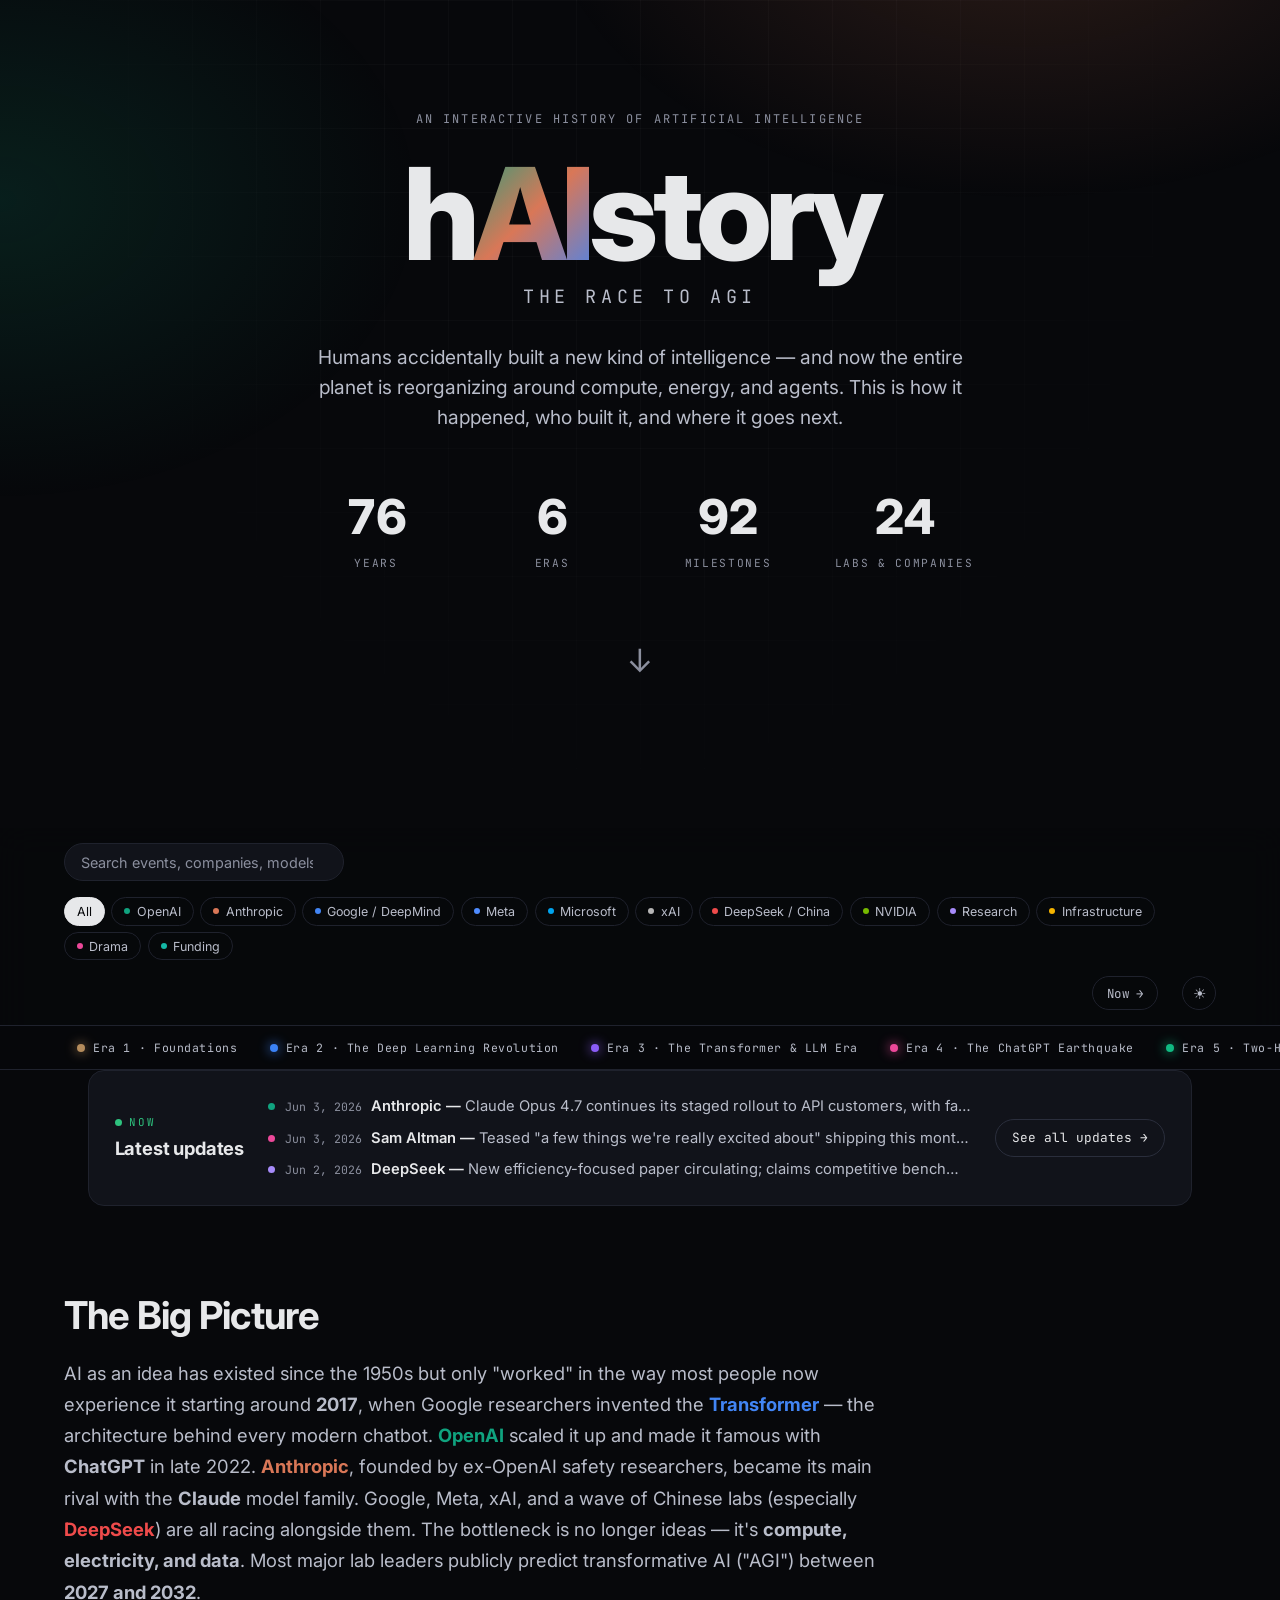
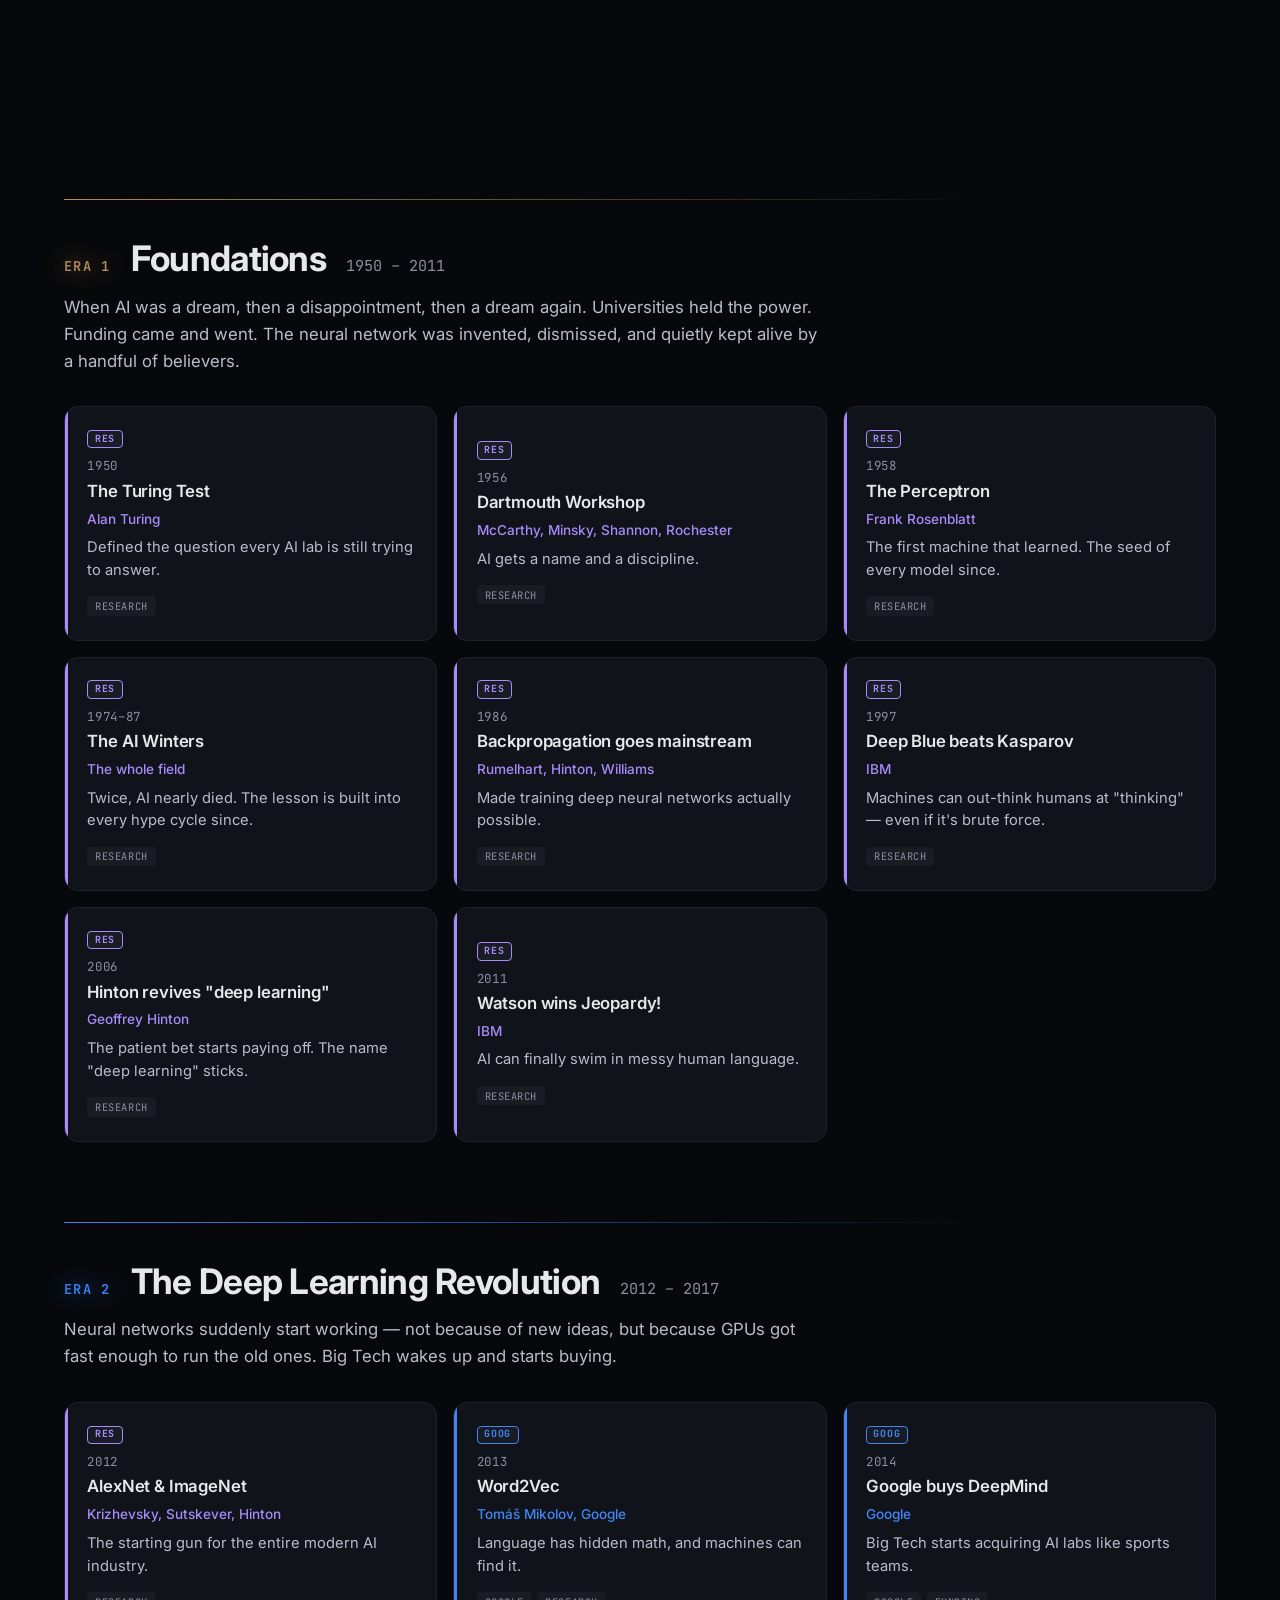
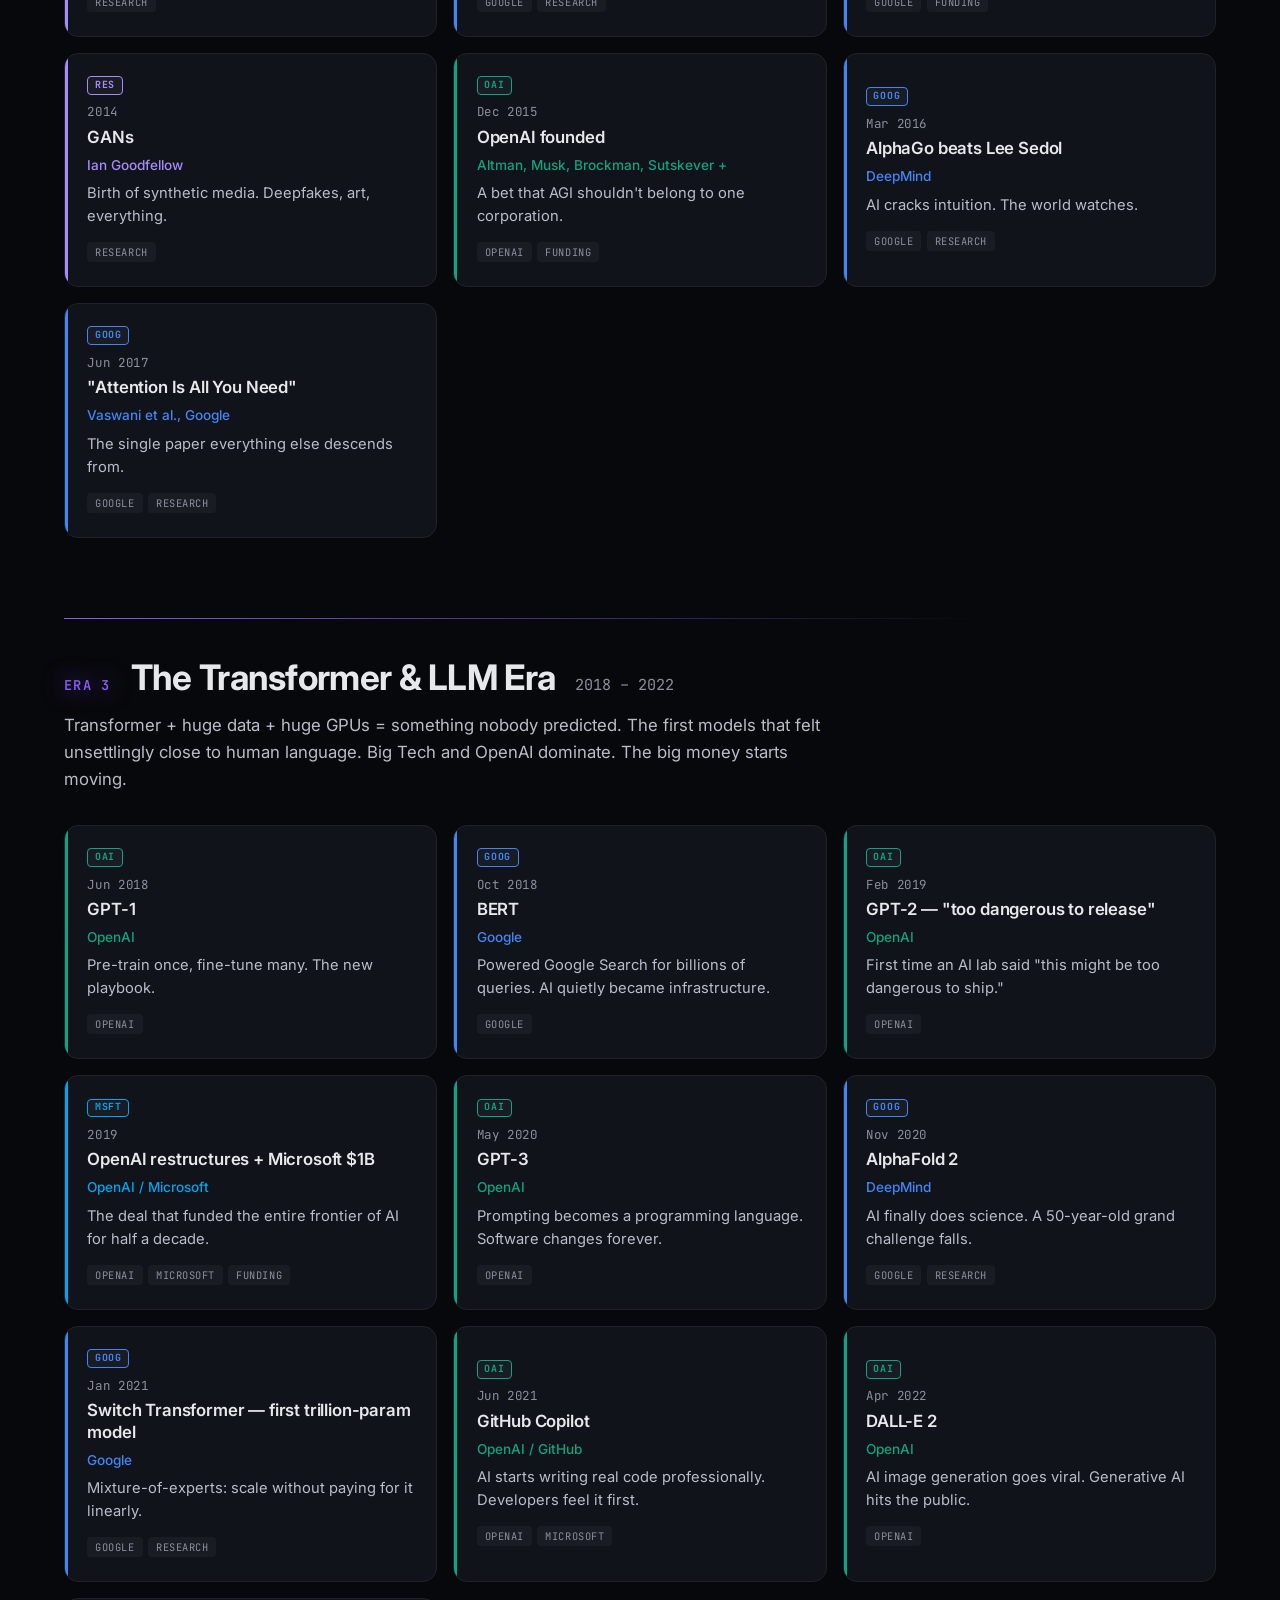
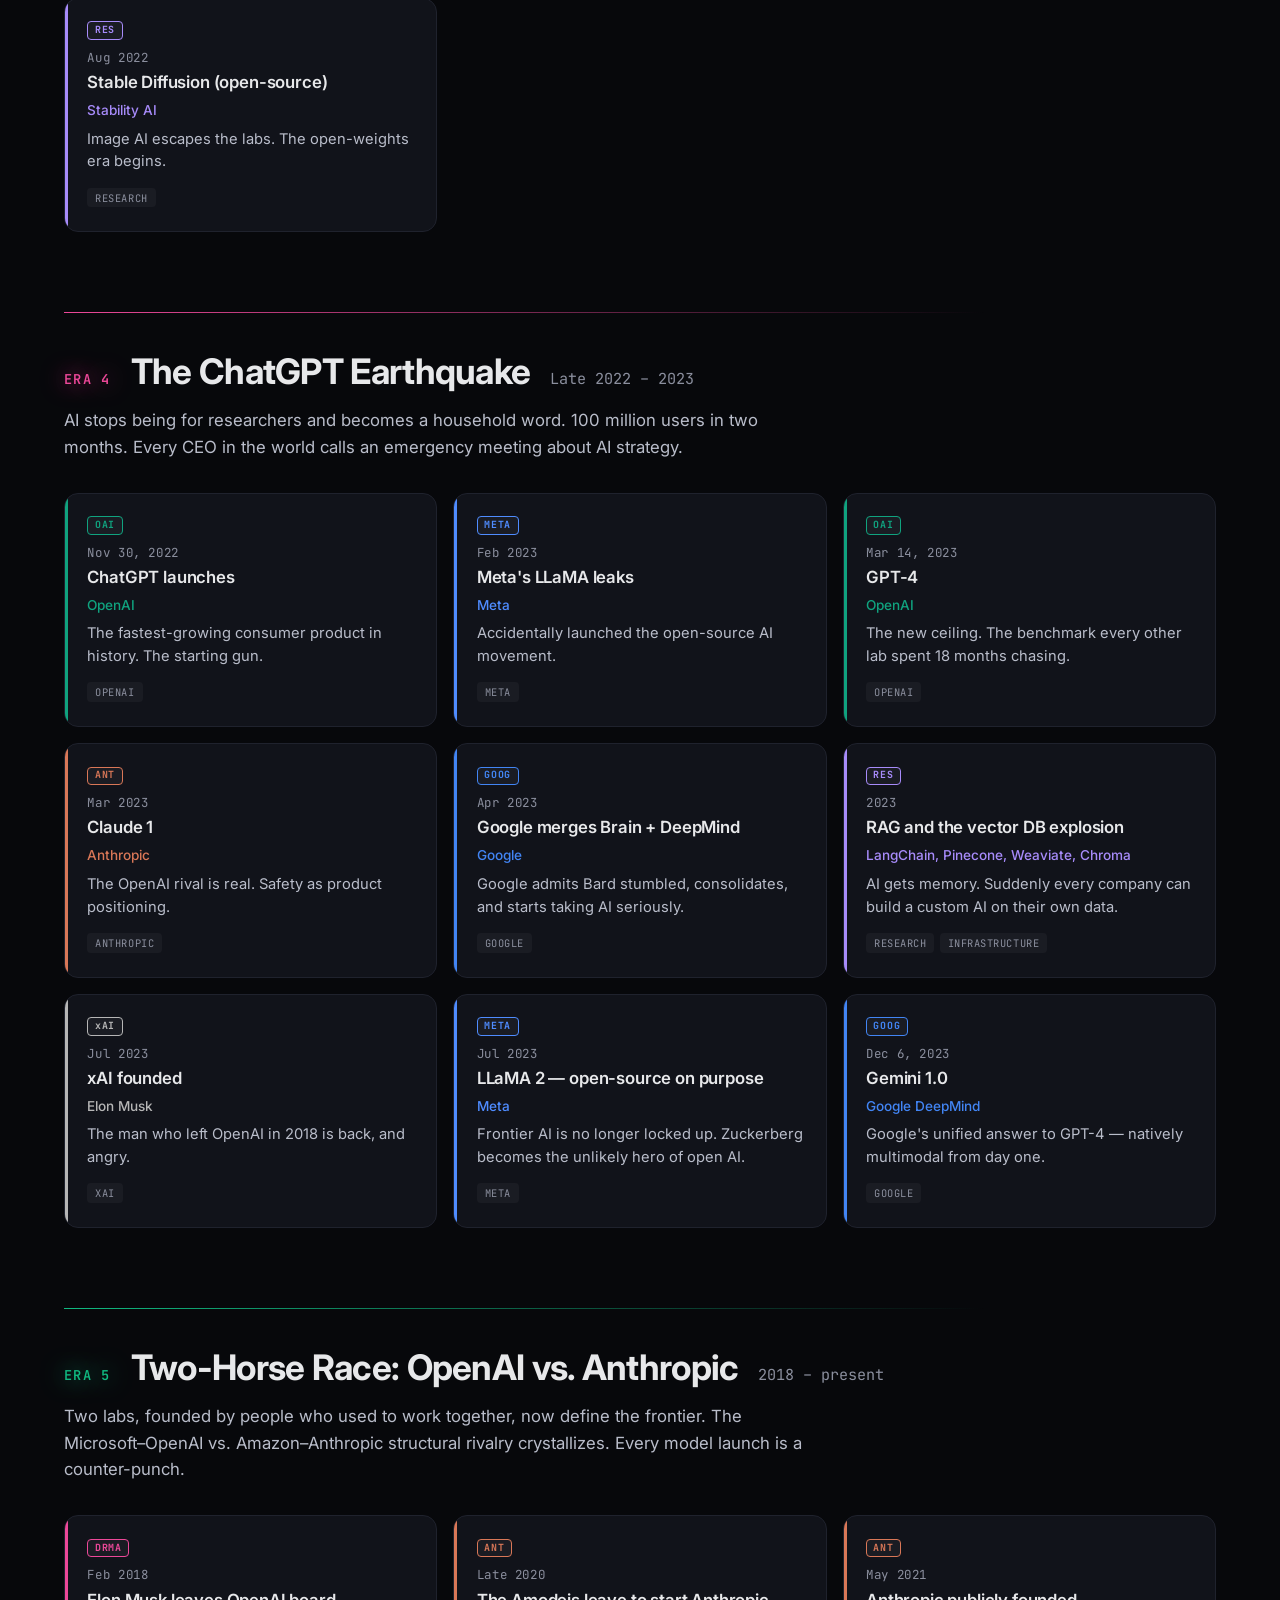
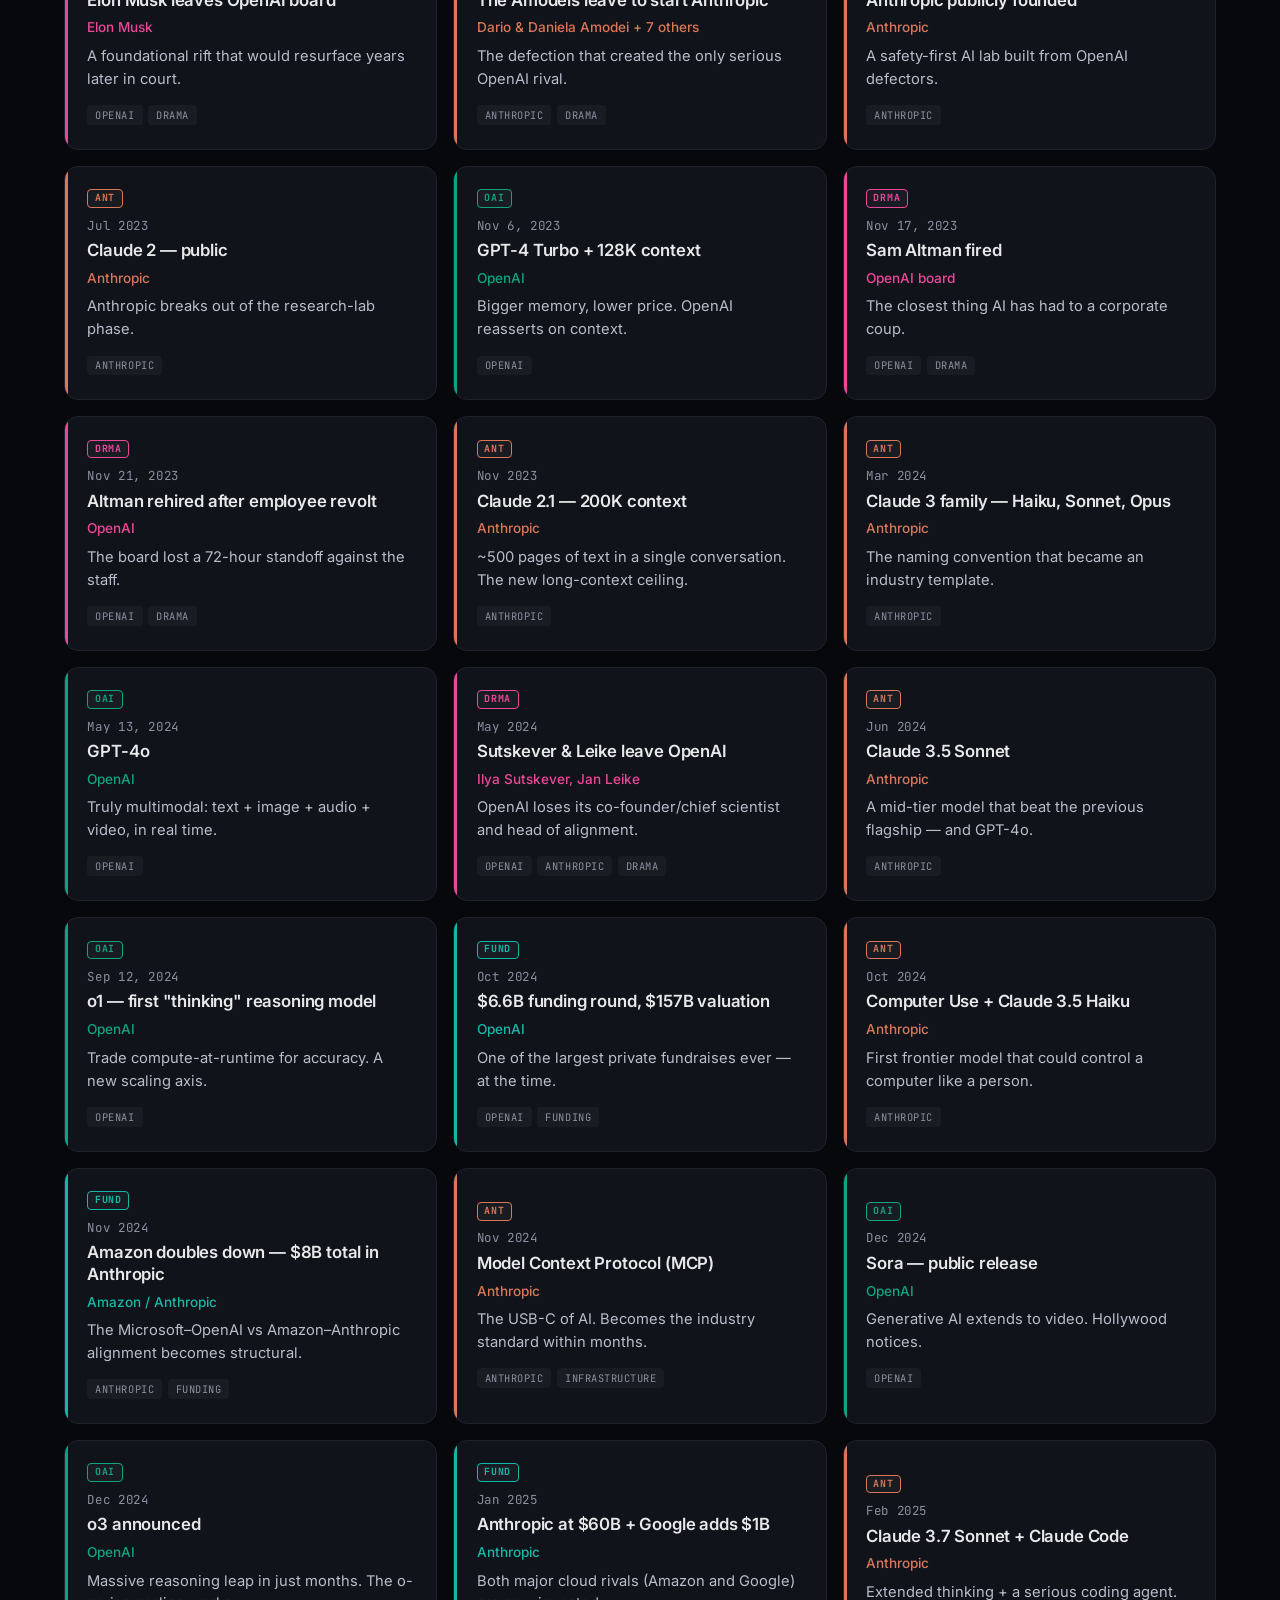
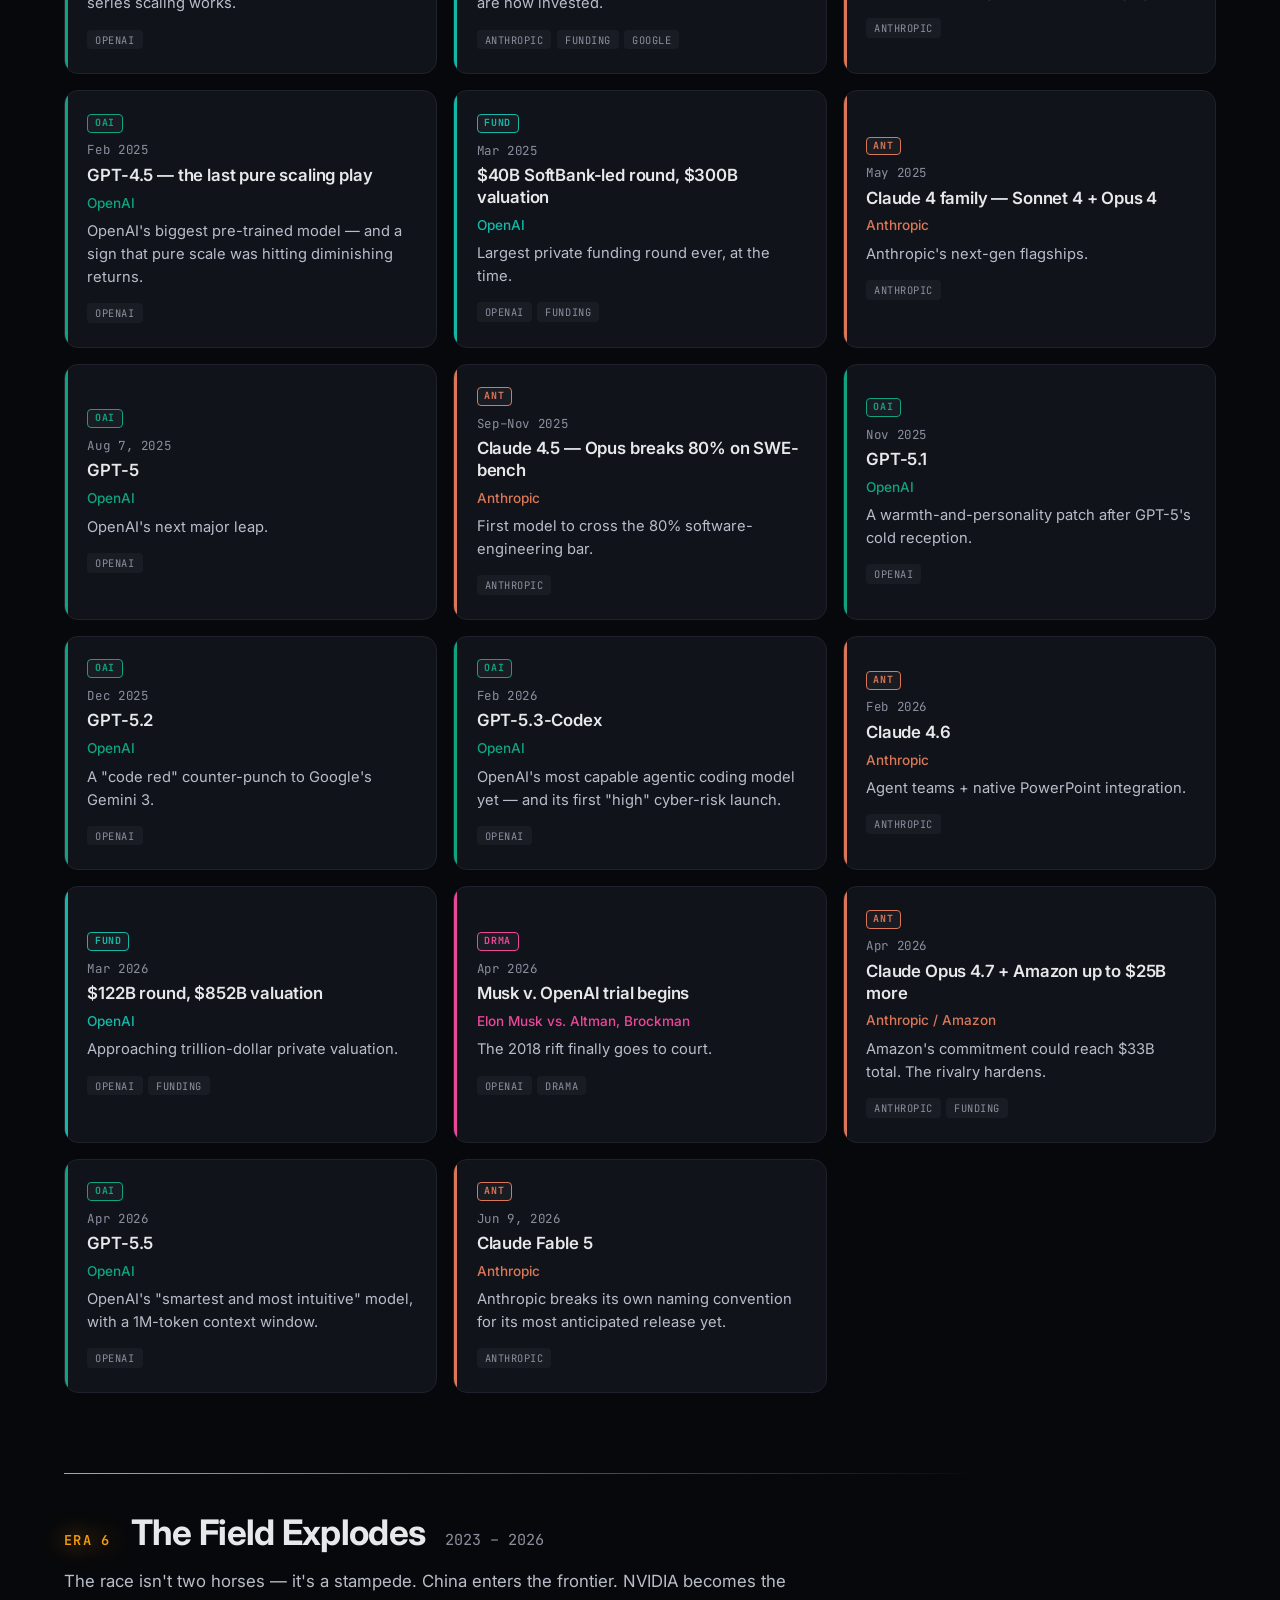
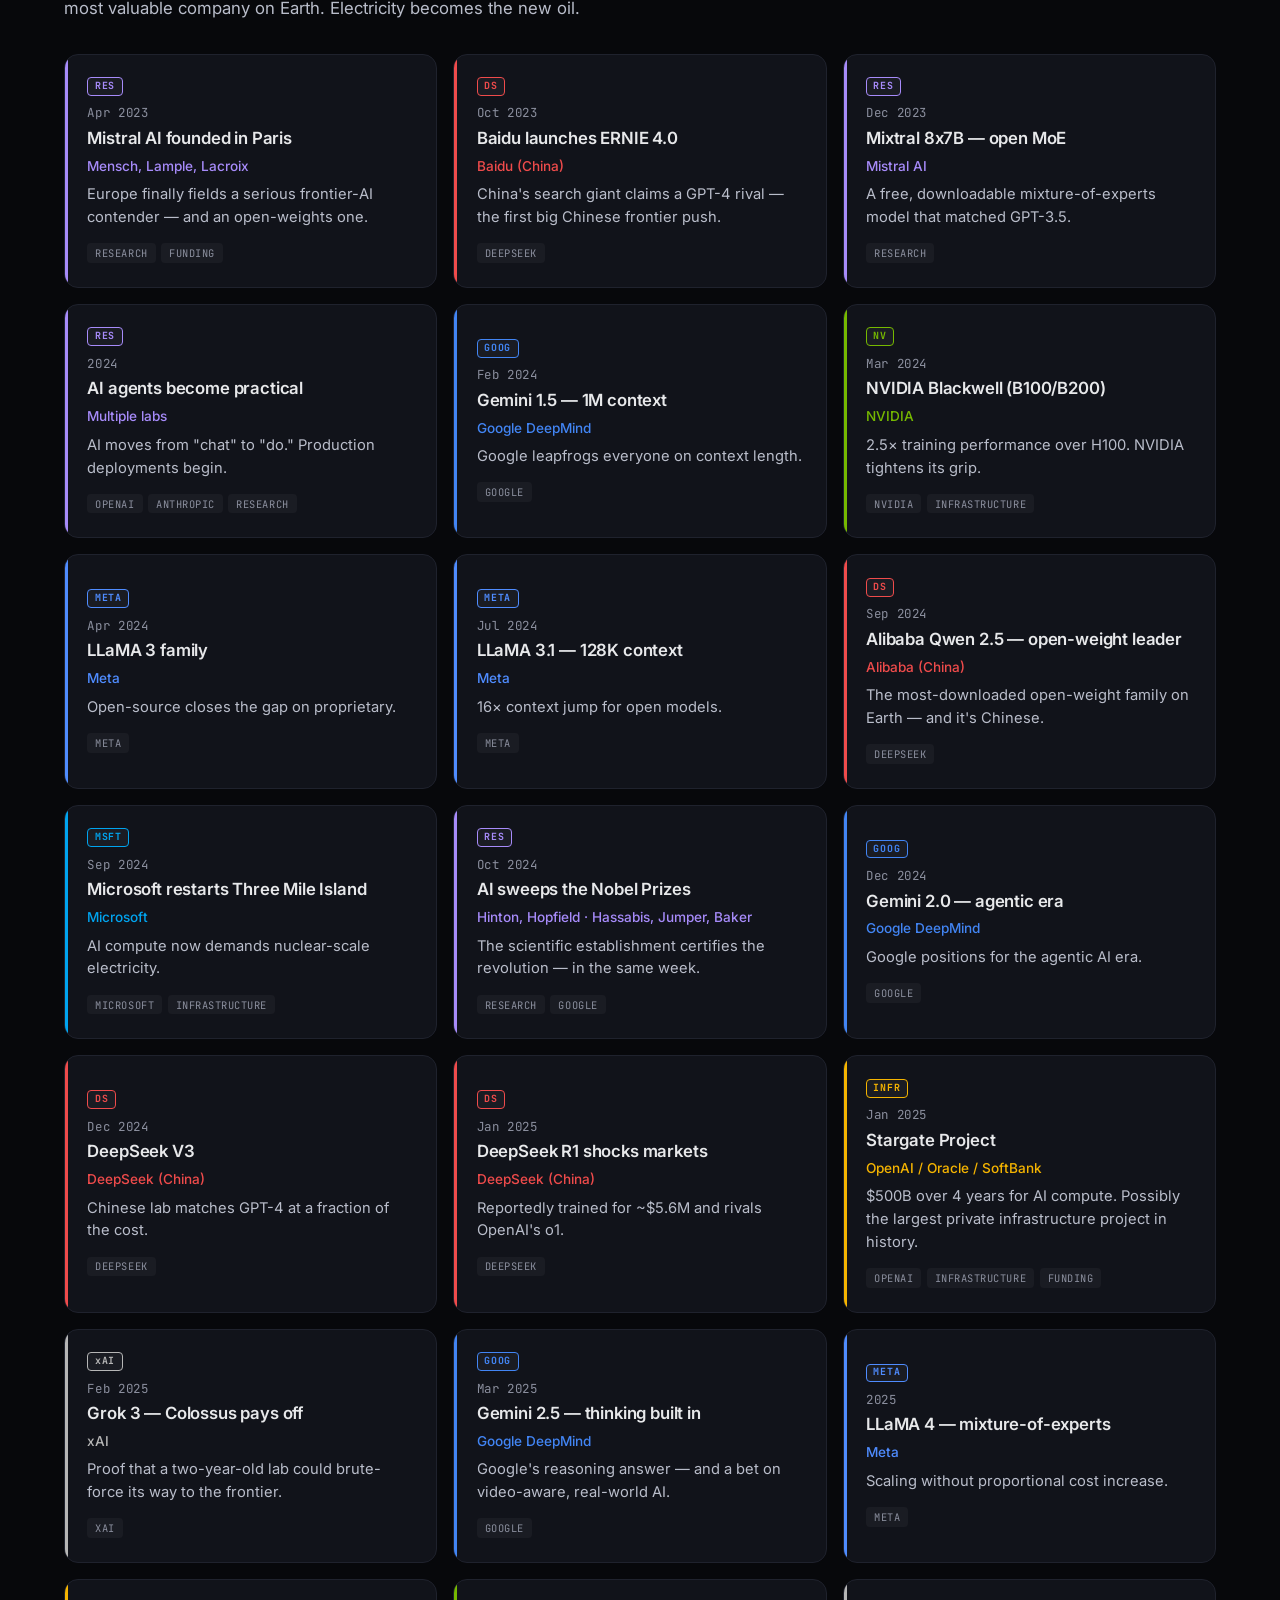
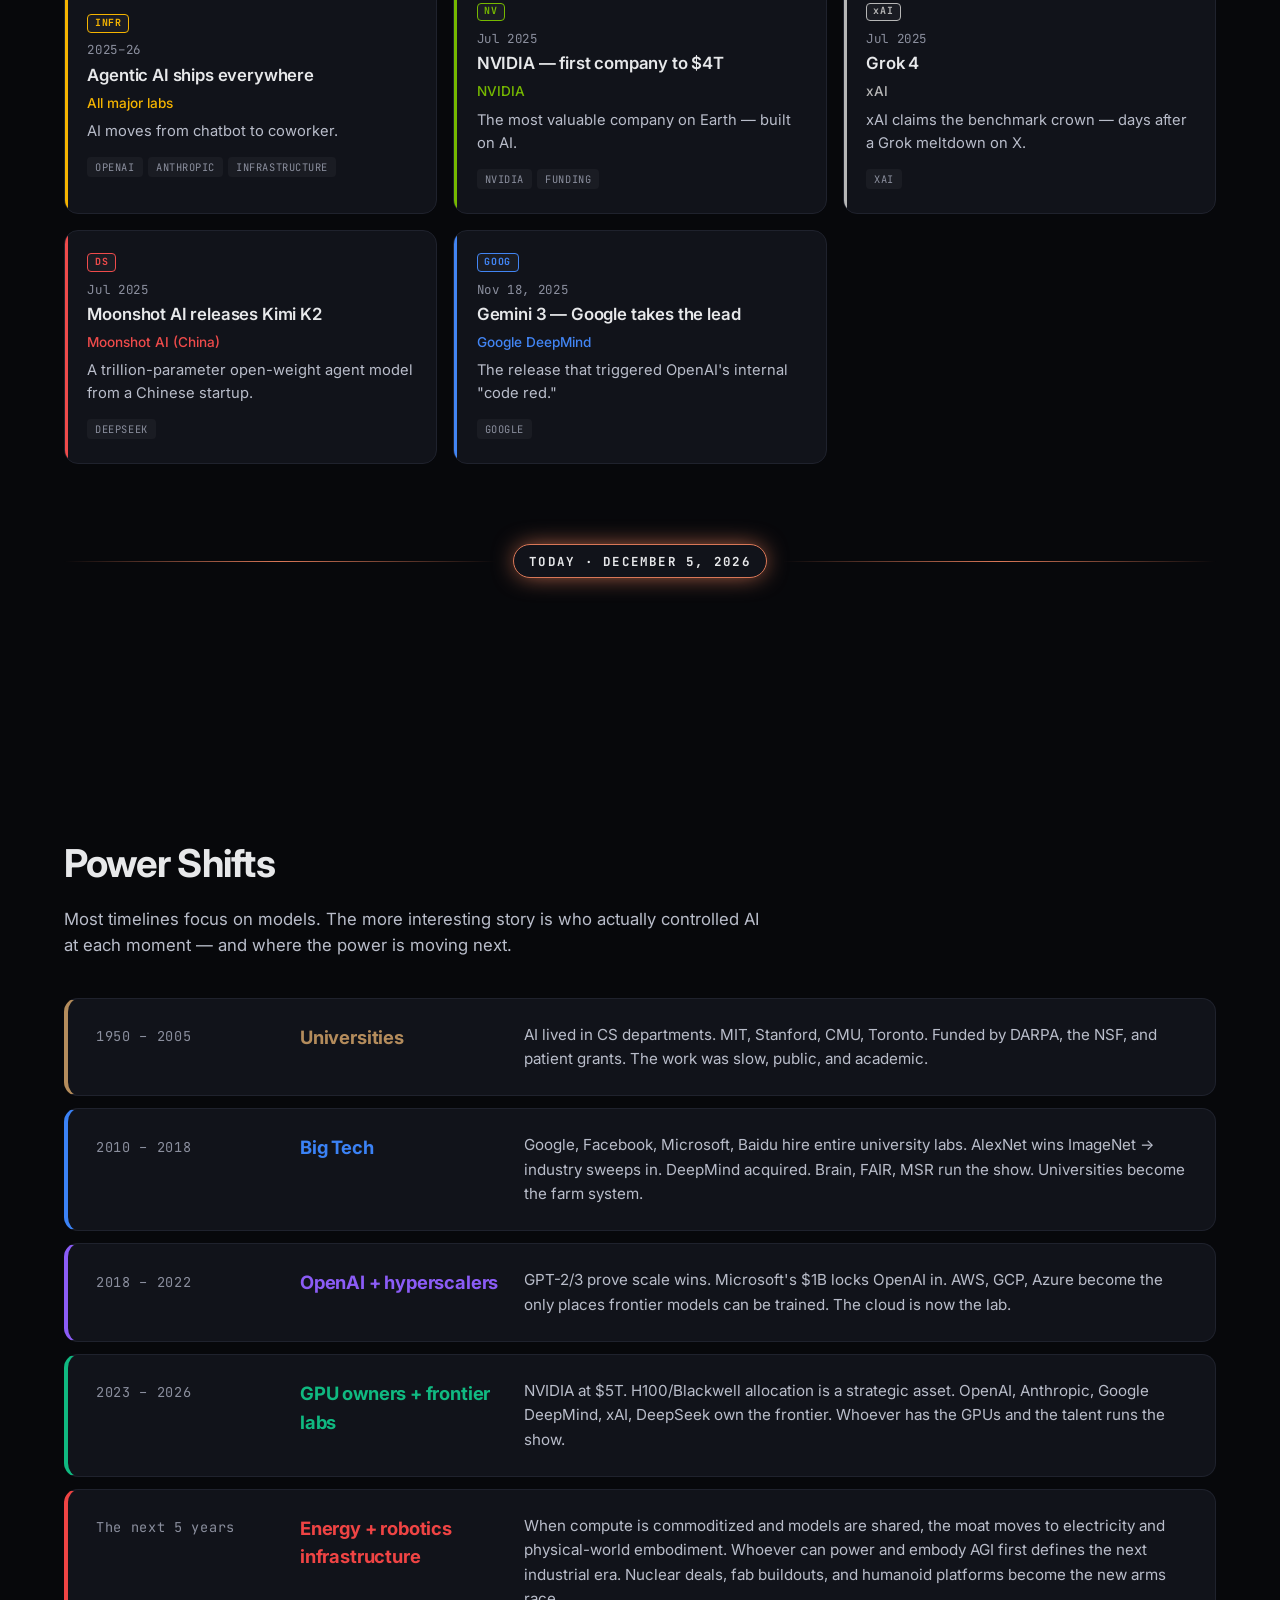
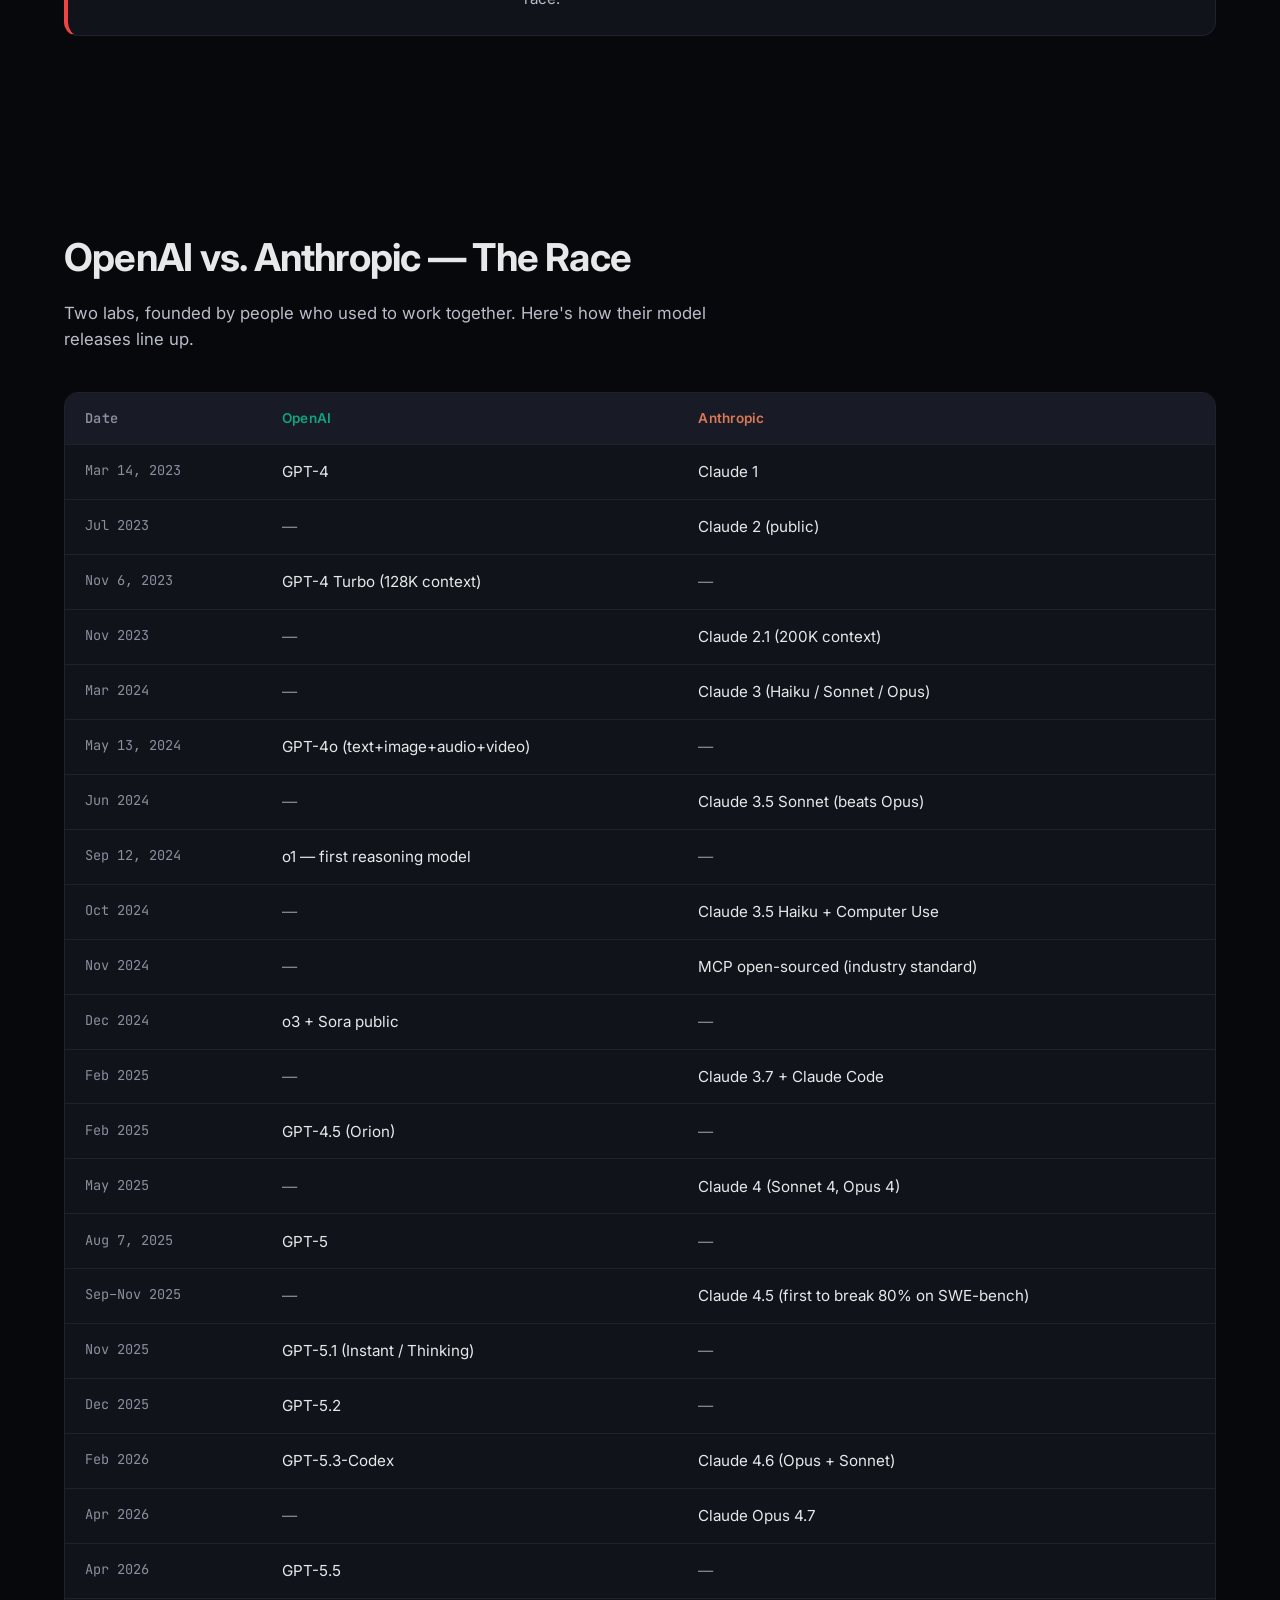
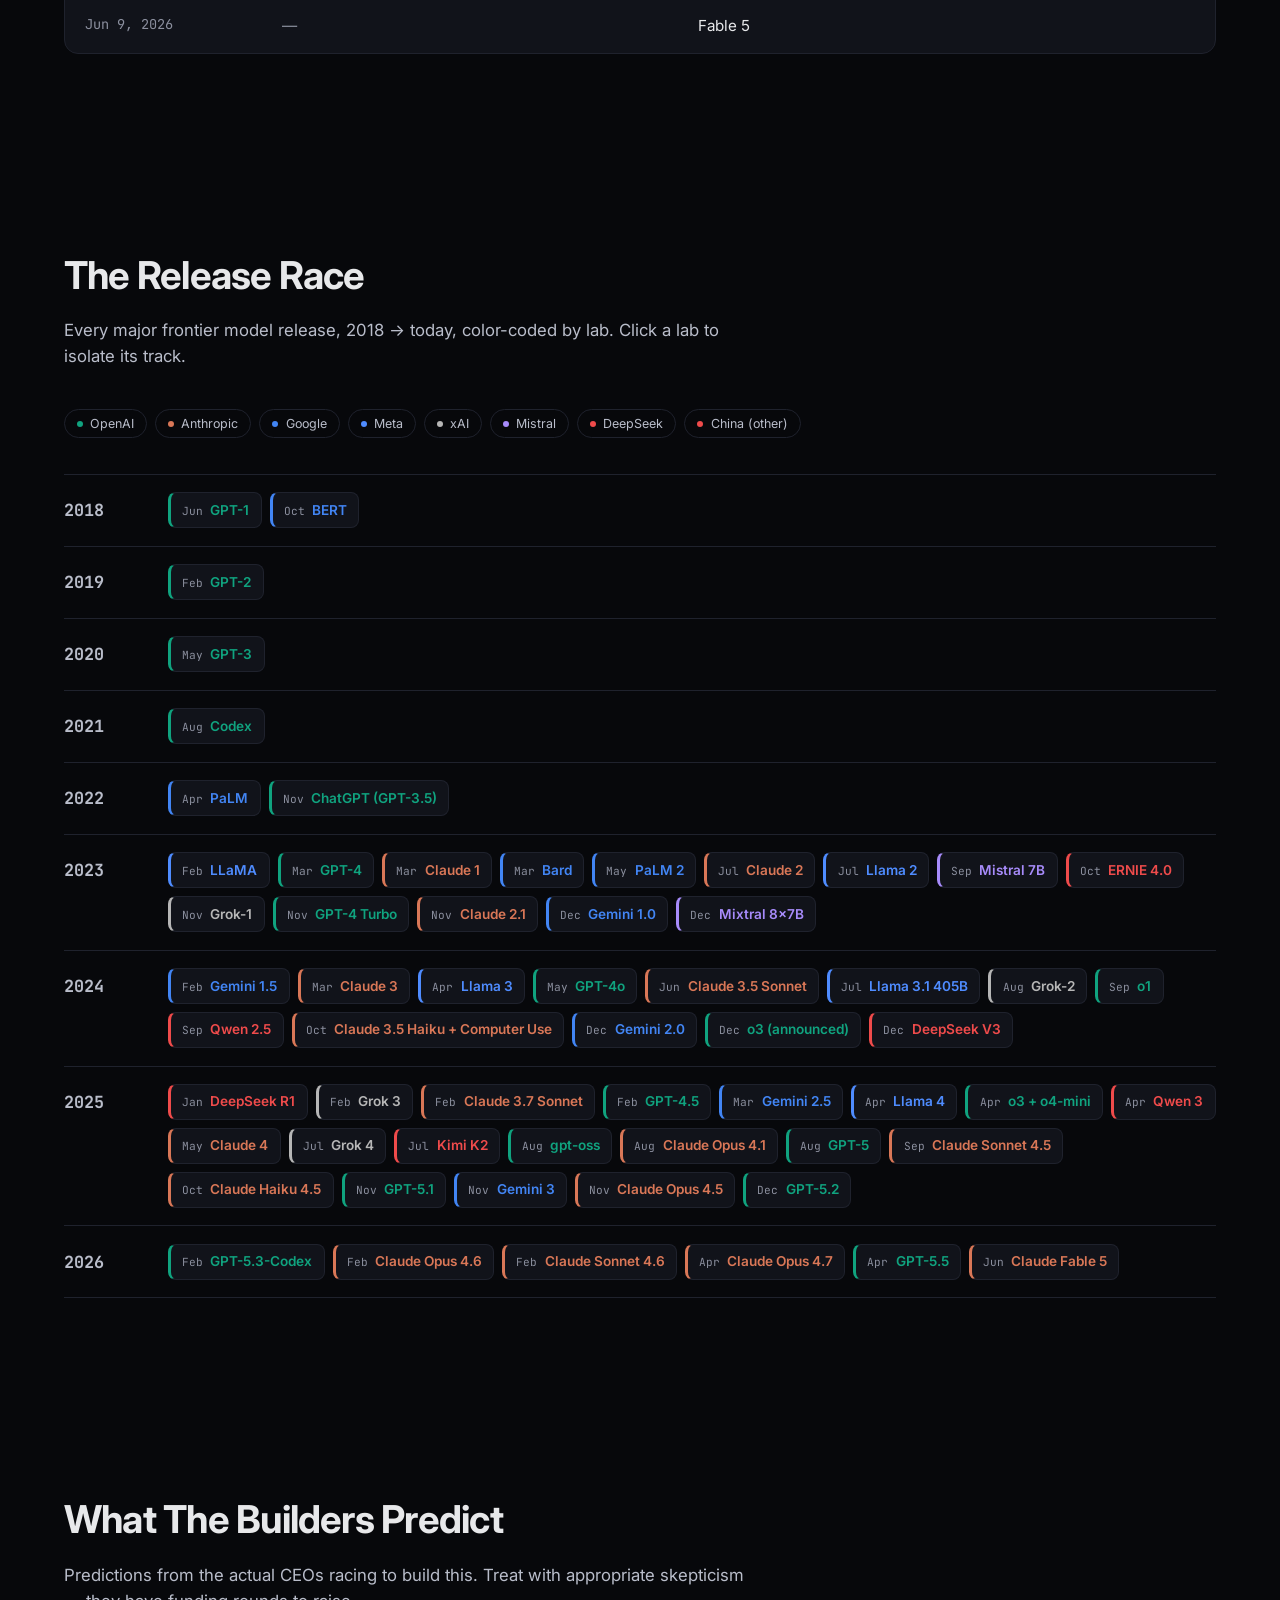
<file: index.html>
<!DOCTYPE html>
<html lang="en">
<head>
  <meta charset="UTF-8" />
  <meta name="viewport" content="width=device-width, initial-scale=1.0" />
  <title>hAIstory — The Race to AGI</title>
  <meta name="description" content="An interactive history of artificial intelligence. From Turing's 1950 thought experiment to the trillion-dollar race for AGI." />

  <!-- Open Graph / Twitter link previews -->
  <meta property="og:type" content="website" />
  <meta property="og:title" content="hAIstory — The Race to AGI" />
  <meta property="og:description" content="An interactive history of artificial intelligence. From Turing's 1950 thought experiment to the trillion-dollar race for AGI." />
  <meta property="og:site_name" content="hAIstory" />
  <meta name="twitter:card" content="summary" />
  <meta name="twitter:title" content="hAIstory — The Race to AGI" />
  <meta name="twitter:description" content="An interactive history of artificial intelligence — 92 milestones across 6 eras, from Turing to AGI." />
  <!-- TODO: add an og:image.png (1200×630) for rich large-image previews -->

  <!-- apply saved theme before paint to avoid a flash -->
  <script>try{var t=localStorage.getItem('haistory-theme');if(t)document.documentElement.setAttribute('data-theme',t);}catch(e){}</script>

  <meta name="referrer" content="strict-origin-when-cross-origin" />
  <link rel="icon" href="data:image/svg+xml,<svg xmlns='http://www.w3.org/2000/svg' viewBox='0 0 32 32'><text y='26' font-size='26' font-family='Arial,sans-serif' font-weight='bold'>h</text></svg>" />

  <link rel="preconnect" href="https://fonts.googleapis.com" />
  <link rel="preconnect" href="https://fonts.gstatic.com" crossorigin />
  <link href="https://fonts.googleapis.com/css2?family=Inter:wght@300;400;500;600;700;800;900&family=JetBrains+Mono:wght@400;500;700&display=swap" rel="stylesheet" />
  <link rel="stylesheet" href="styles.css" />
</head>
<body>

  <div class="grid-bg"></div>

  <header class="hero">
    <div class="hero-inner">
      <div class="kicker">An interactive history of artificial intelligence</div>
      <h1><span class="logo-h">h</span><span class="grad">AI</span><span class="logo-h">story</span></h1>
      <p class="tagline">The Race to AGI</p>
      <p class="subtitle">Humans accidentally built a new kind of intelligence — and now the entire planet is reorganizing around compute, energy, and agents. This is how it happened, who built it, and where it goes next.</p>

      <div class="stats">
        <div class="stat"><div class="stat-num" data-stat="years" data-count="0">0</div><div class="stat-label">years</div></div>
        <div class="stat"><div class="stat-num" data-stat="eras" data-count="0">0</div><div class="stat-label">eras</div></div>
        <div class="stat"><div class="stat-num" data-stat="milestones" data-count="0">0</div><div class="stat-label">milestones</div></div>
        <div class="stat"><div class="stat-num" data-stat="labs" data-count="0">0</div><div class="stat-label">labs &amp; companies</div></div>
      </div>

      <div class="hero-arrow">↓</div>
    </div>
  </header>

  <nav class="filters" id="filters" aria-label="Filters and search">
    <div class="filters-inner">
      <input type="search" id="search" placeholder="Search events, companies, models…" aria-label="Search the timeline" autocomplete="off" />
      <div class="chips" id="chips" role="group" aria-label="Filter by company or theme"></div>
      <a class="now-link" href="now.html">Now →</a>
      <button class="theme-toggle" id="theme-toggle" aria-label="Toggle light/dark theme" title="Toggle light/dark theme"></button>
    </div>
    <div class="era-nav-wrap" role="navigation" aria-label="Jump to era">
      <div class="era-nav" id="era-nav"></div>
    </div>
  </nav>

  <main>
    <div class="now-teaser" id="now-teaser"></div>

    <section class="tldr">
      <h2 class="section-title">The Big Picture</h2>
      <p class="tldr-body">
        AI as an idea has existed since the 1950s but only "worked" in the way most people now experience it starting around <b>2017</b>, when Google researchers invented the <b class="hl-google">Transformer</b> — the architecture behind every modern chatbot. <b class="hl-openai">OpenAI</b> scaled it up and made it famous with <b>ChatGPT</b> in late 2022. <b class="hl-anthropic">Anthropic</b>, founded by ex-OpenAI safety researchers, became its main rival with the <b>Claude</b> model family. Google, Meta, xAI, and a wave of Chinese labs (especially <b class="hl-deepseek">DeepSeek</b>) are all racing alongside them. The bottleneck is no longer ideas — it's <b>compute, electricity, and data</b>. Most major lab leaders publicly predict transformative AI ("AGI") between <b>2027 and 2032</b>.
      </p>
    </section>

    <div class="results-status" id="results-status" aria-live="polite"></div>
    <div class="empty-state" id="empty-state" role="status" hidden>
      <p>No events match your search or filter.</p>
      <button class="clear-filters" id="clear-filters">Clear filters</button>
    </div>

    <section id="timeline"></section>

    <section class="power-shifts">
      <h2 class="section-title">Power Shifts</h2>
      <p class="section-sub">Most timelines focus on models. The more interesting story is who actually controlled AI at each moment — and where the power is moving next.</p>
      <div class="shifts" id="shifts"></div>
    </section>

    <section class="vs-section">
      <h2 class="section-title">OpenAI vs. Anthropic — The Race</h2>
      <p class="section-sub">Two labs, founded by people who used to work together. Here's how their model releases line up.</p>
      <div class="vs-table-wrapper">
        <table class="vs-table" id="vs-table"></table>
      </div>
    </section>

    <section class="releases-section" id="releases">
      <h2 class="section-title">The Release Race</h2>
      <p class="section-sub">Every major frontier model release, 2018 → today, color-coded by lab. Click a lab to isolate its track.</p>
      <div class="release-legend" id="release-legend" role="group" aria-label="Filter releases by lab"></div>
      <div class="release-years" id="release-years"></div>
    </section>

    <section class="predictions">
      <h2 class="section-title">What The Builders Predict</h2>
      <p class="section-sub">Predictions from the actual CEOs racing to build this. Treat with appropriate skepticism — they have funding rounds to raise.</p>
      <div class="ceo-grid" id="ceo-grid"></div>

      <h3 class="sub-title">The Rough Consensus Window</h3>
      <div class="future-grid" id="future-grid"></div>

      <h3 class="sub-title">The Real Constraints</h3>
      <p class="section-sub">Five things — not algorithms — will decide how fast this actually happens.</p>
      <div class="constraints" id="constraints"></div>
    </section>

    <section class="closing">
      <h2 class="section-title">A Few Things Worth Remembering</h2>
      <ul class="takeaways">
        <li><b>The Transformer (2017)</b> is the single technical breakthrough that made all of this possible. Everything since is scaling, refining, and deploying that one idea.</li>
        <li><b>OpenAI and Anthropic share a common ancestor.</b> Anthropic exists because some of OpenAI's founders thought OpenAI was moving too fast.</li>
        <li><b>Open-source is now competitive.</b> Meta's LLaMA and DeepSeek prove frontier-quality models don't have to be locked up.</li>
        <li><b>The bottleneck is physical, not intellectual.</b> It's electricity, GPUs, and data — not new ideas.</li>
        <li><b>Predictions are wider than they look.</b> Even the optimists privately admit a 5–10 year confidence interval.</li>
      </ul>
    </section>

    <section class="go-deeper">
      <h2 class="section-title">Go Deeper</h2>
      <p class="section-sub">The long-form companion docs this timeline was built from.</p>
      <div class="docs-grid">
        <a class="doc-card" href="doc.html?doc=timeline">
          <div class="doc-title">The Full Timeline</div>
          <div class="doc-desc">The original prose history, era by era, in narrative form.</div>
        </a>
        <a class="doc-card" href="doc.html?doc=glossary">
          <div class="doc-title">Plain-English Glossary</div>
          <div class="doc-desc">Every bit of jargon — Transformer, RLHF, MoE, agents — decoded.</div>
        </a>
        <a class="doc-card" href="doc.html?doc=predictions">
          <div class="doc-title">Predictions, Expanded</div>
          <div class="doc-desc">CEO timelines and the five real constraints, in depth.</div>
        </a>
        <a class="doc-card" href="doc.html?doc=sources">
          <div class="doc-title">Full Bibliography</div>
          <div class="doc-desc">The complete primary-source list behind every claim.</div>
        </a>
      </div>
    </section>

    <section class="sources">
      <h2 class="section-title">Primary Sources</h2>
      <p class="section-sub">The actual papers, essays, and announcements this timeline is built from. Read them yourself.</p>
      <div class="sources-grid" id="sources-grid"></div>
    </section>
  </main>

  <footer>
    <div>hAIstory · An interactive history of AI · Updated June 10, 2026</div>
    <div class="muted">Press <kbd>/</kbd> to focus search · Press <kbd>esc</kbd> to clear filters</div>
  </footer>

  <div class="modal" id="modal" aria-hidden="true">
    <div class="modal-card" role="dialog" aria-modal="true" aria-labelledby="modal-title">
      <button class="modal-close" id="modal-close" aria-label="Close">×</button>
      <div class="modal-content" id="modal-content"></div>
    </div>
  </div>

  <script src="data/events.js"></script>
  <script src="data/releases.js"></script>
  <script src="data/people.js"></script>
  <script src="data/future.js"></script>
  <script src="data/shifts.js"></script>
  <script src="data/sources.js"></script>
  <script src="data/feed.js"></script>
  <script src="script.js"></script>
</body>
</html>
</file>
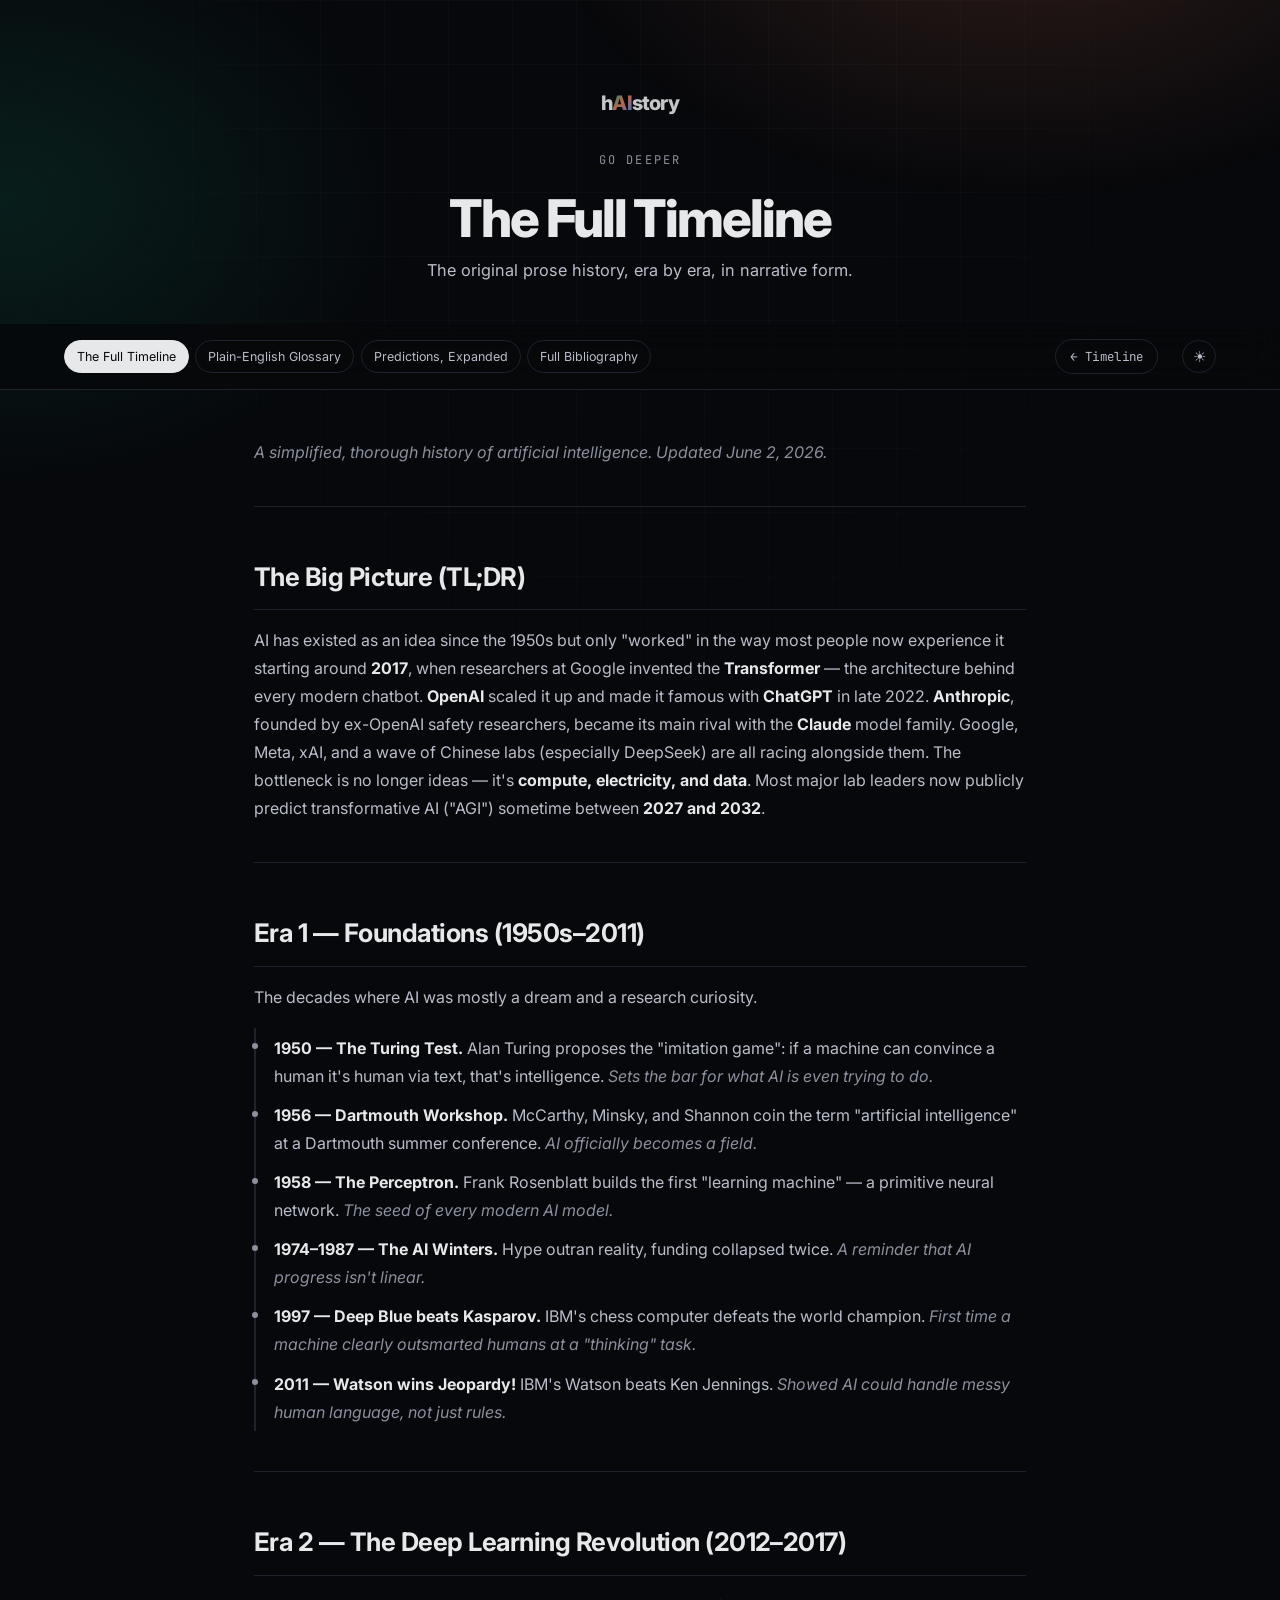
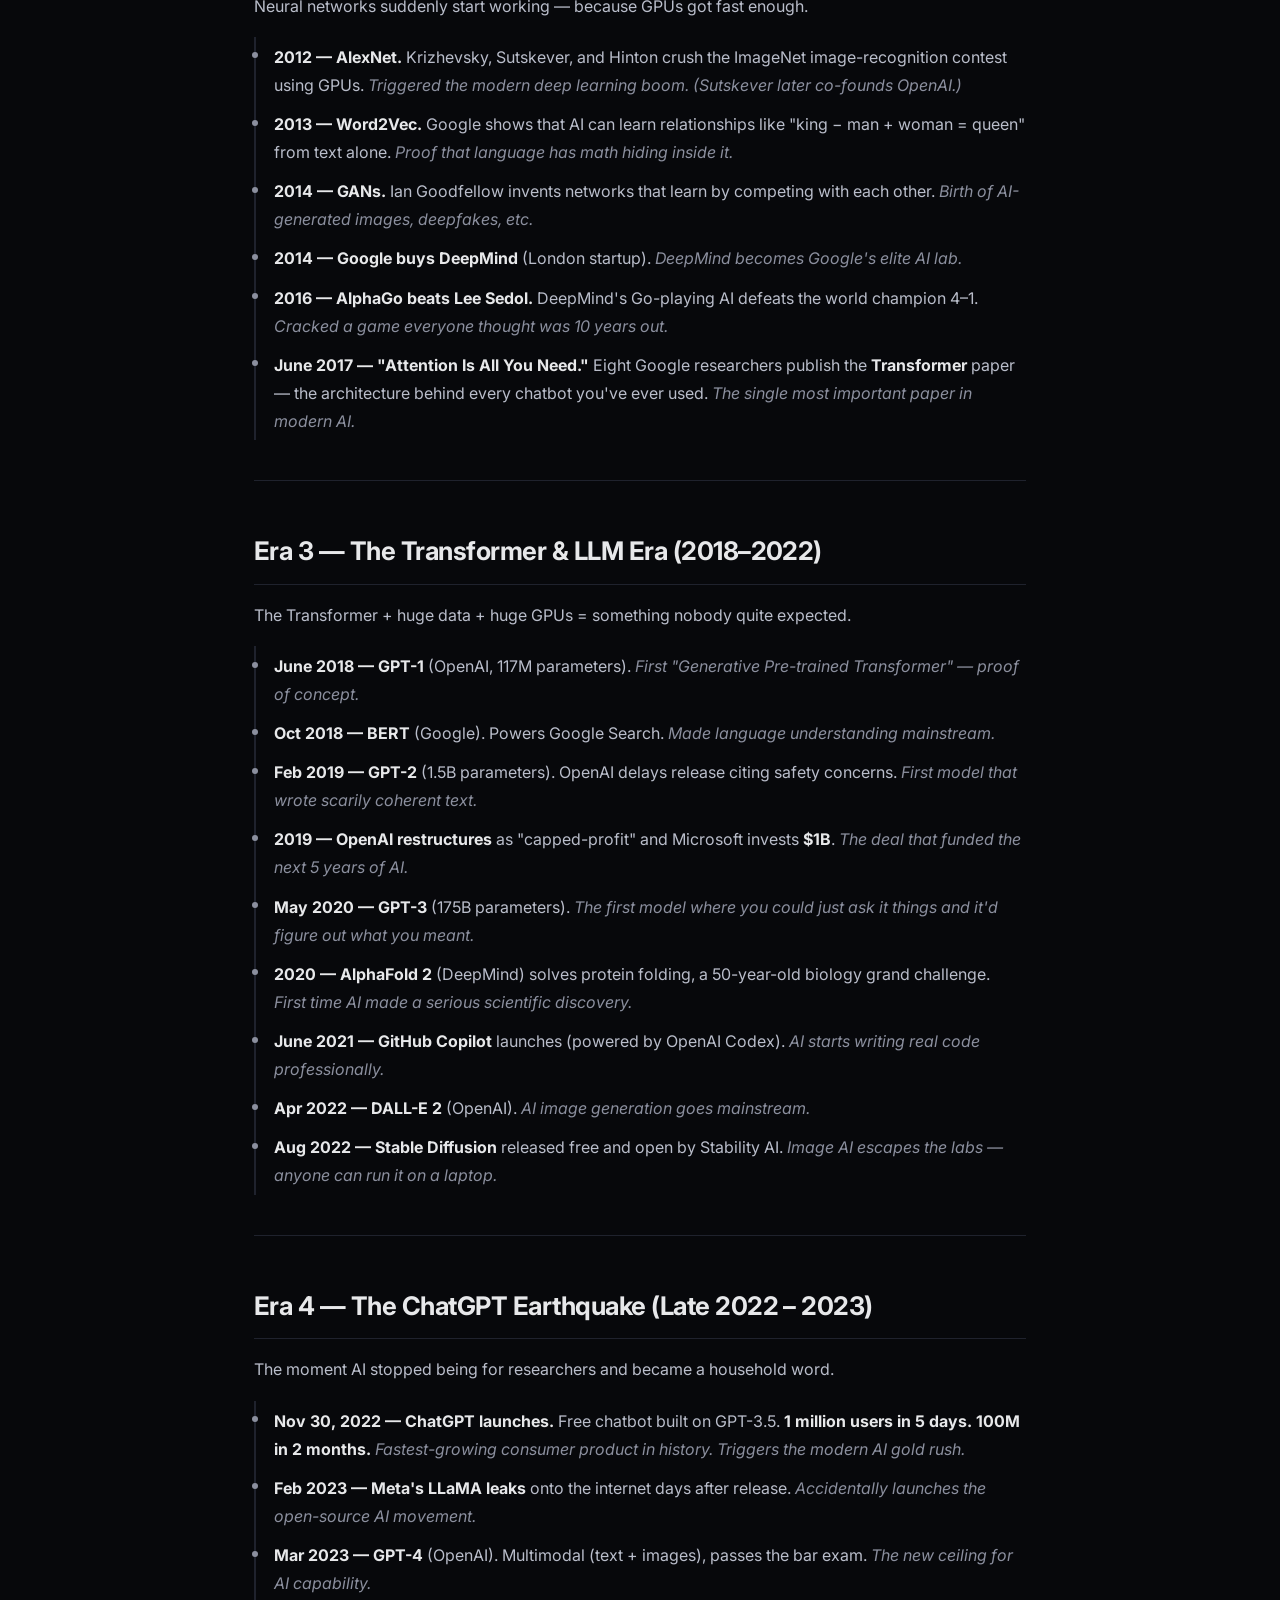
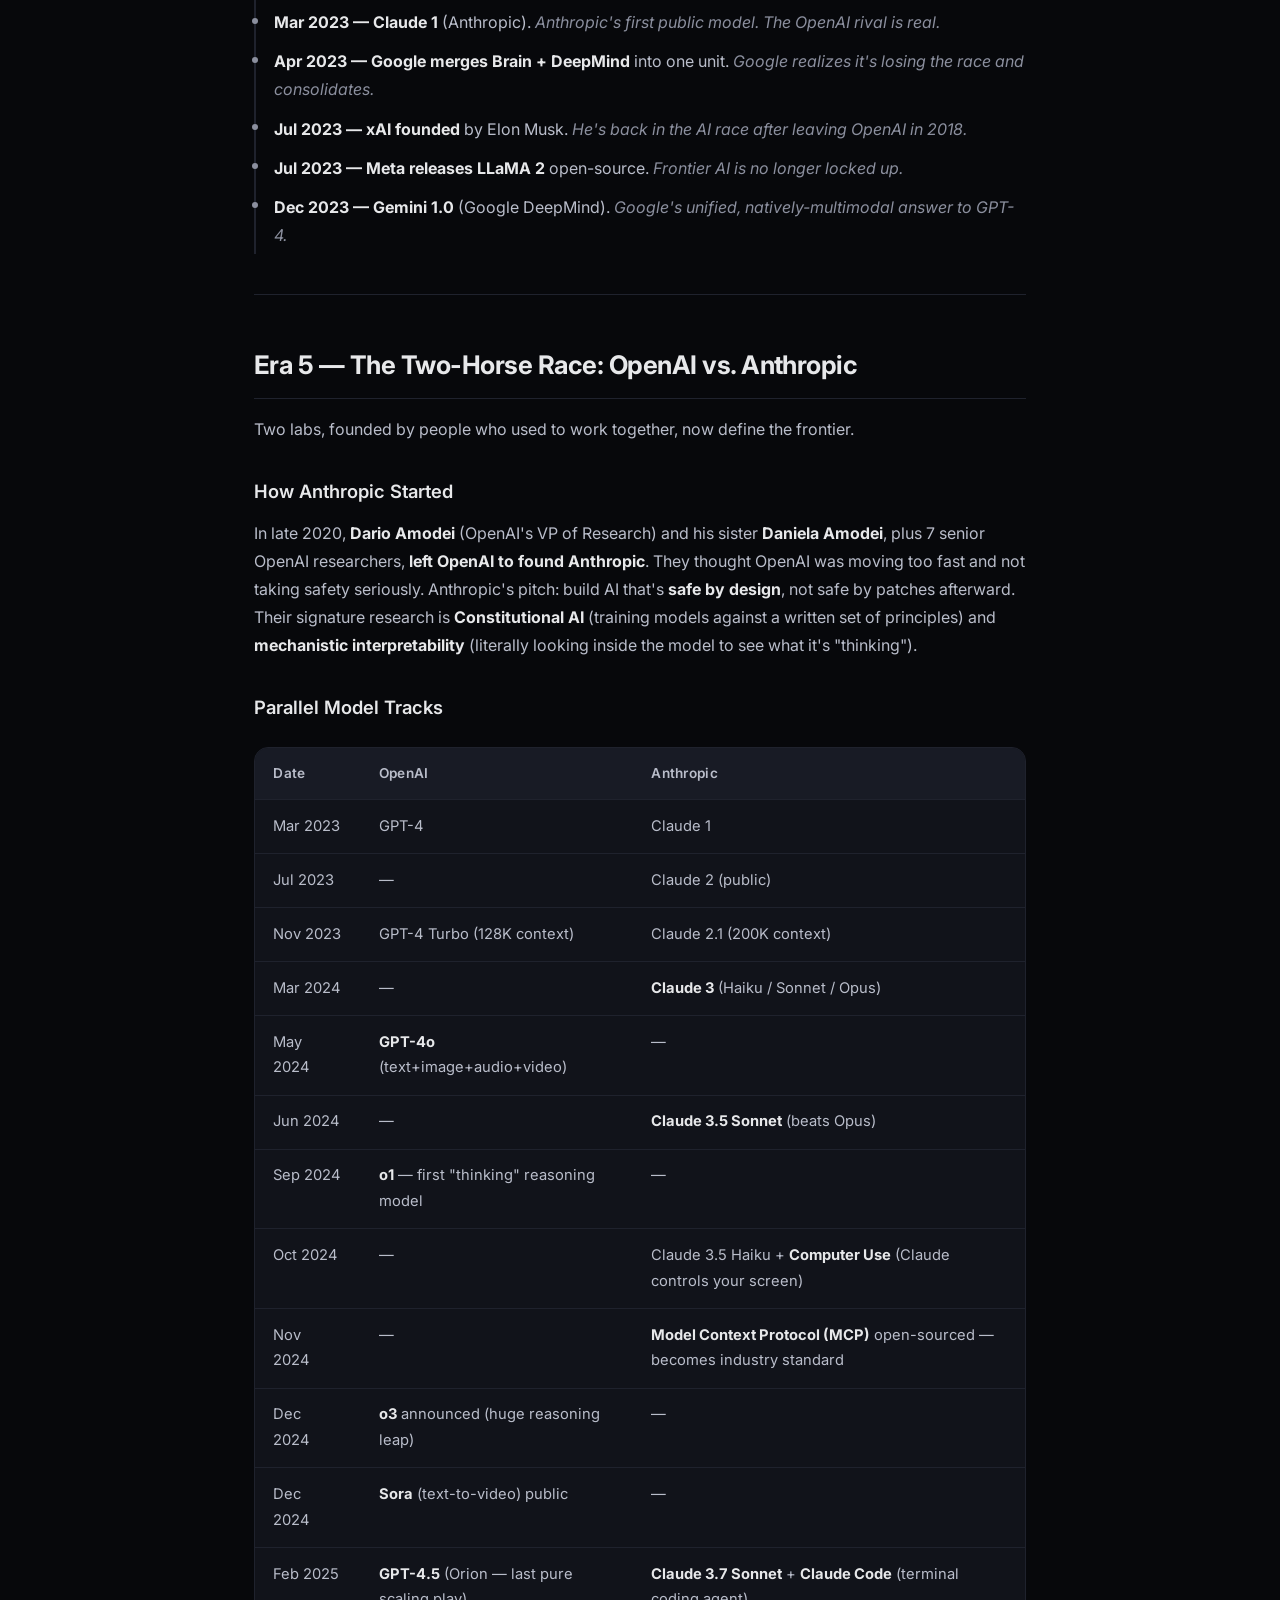
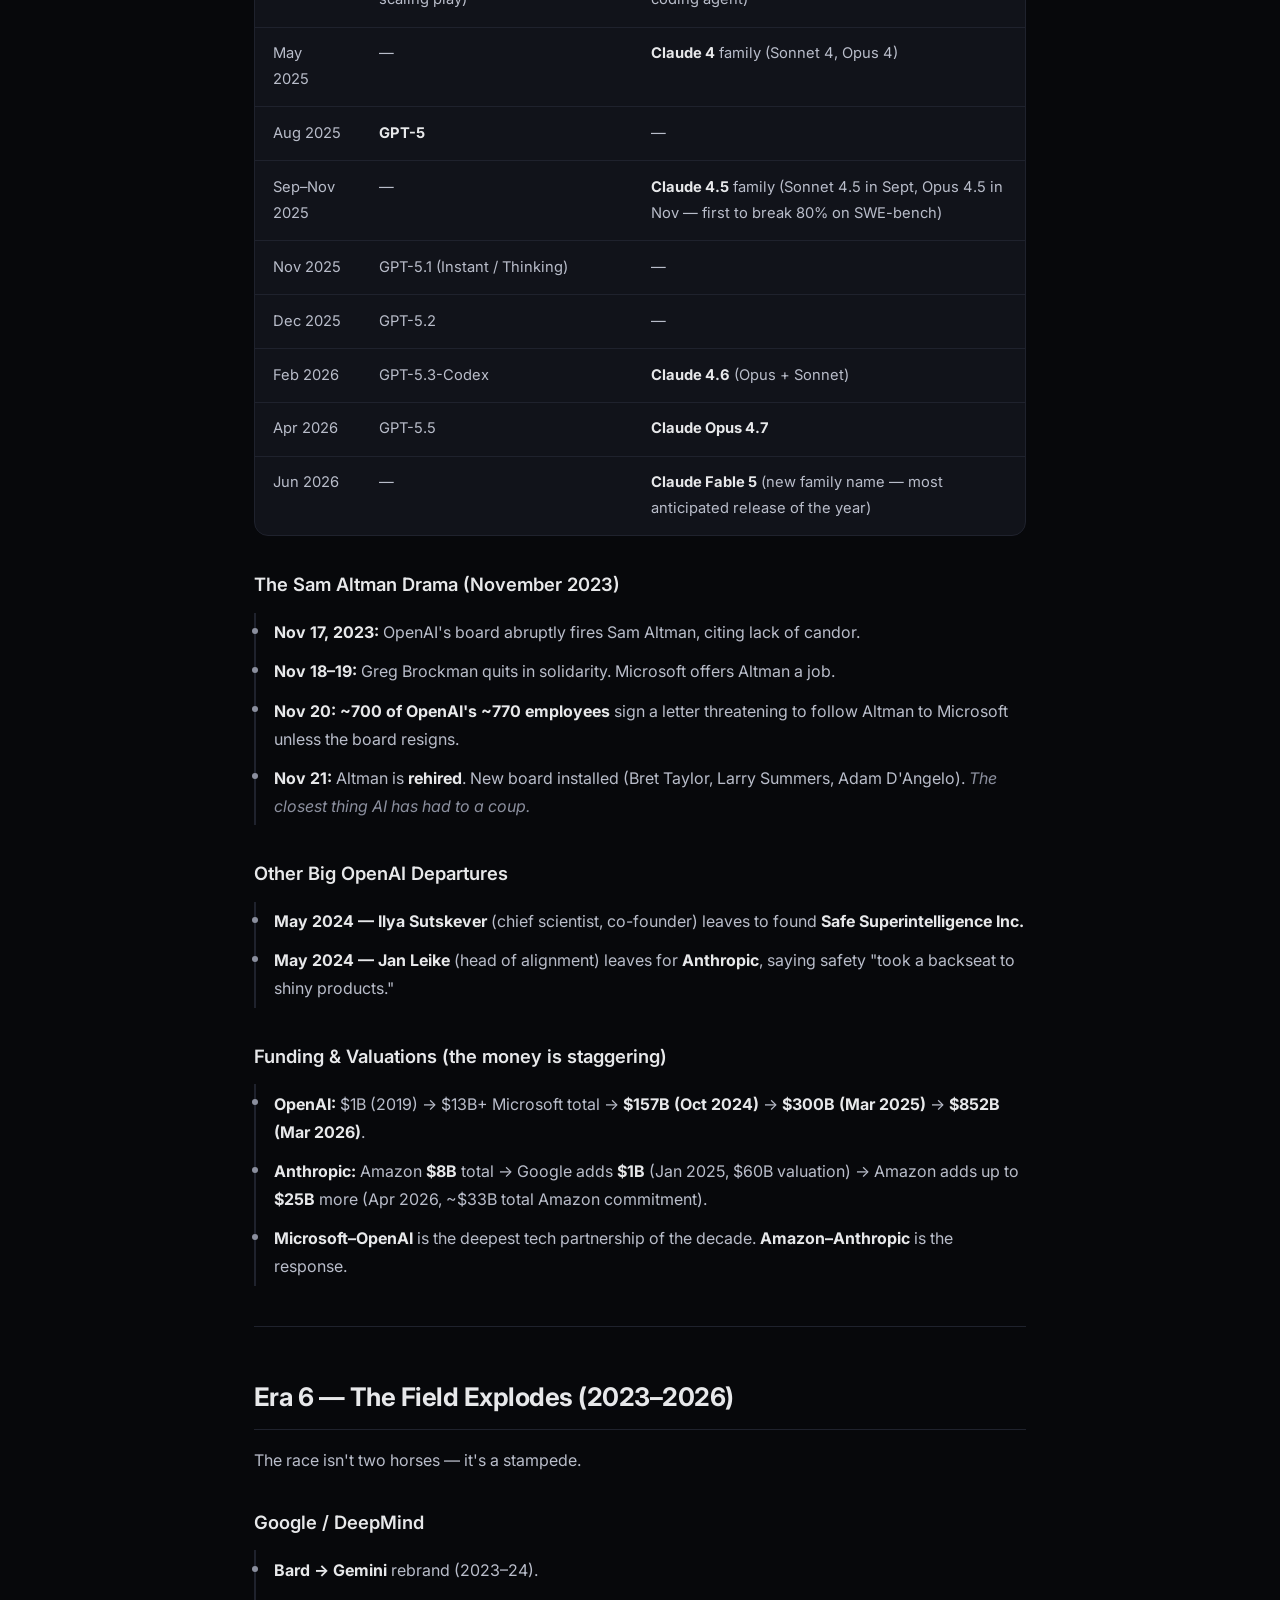
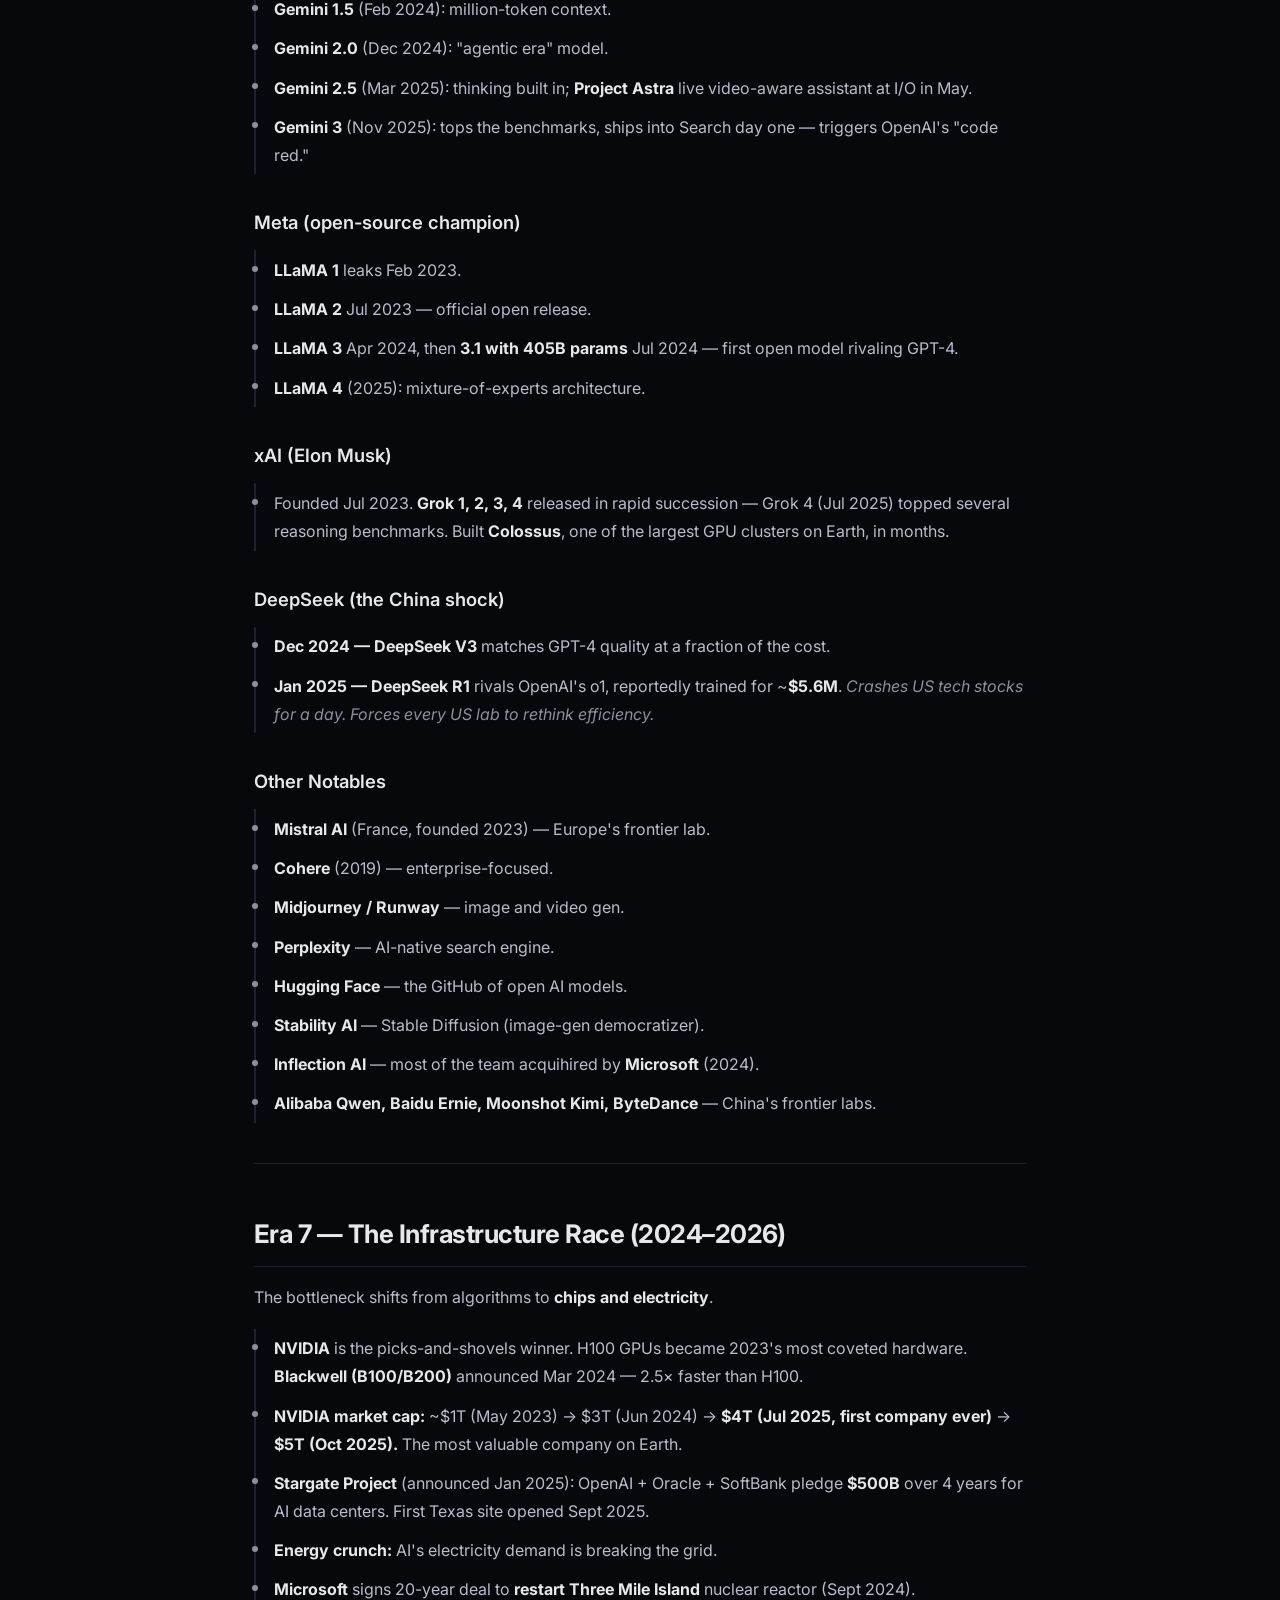
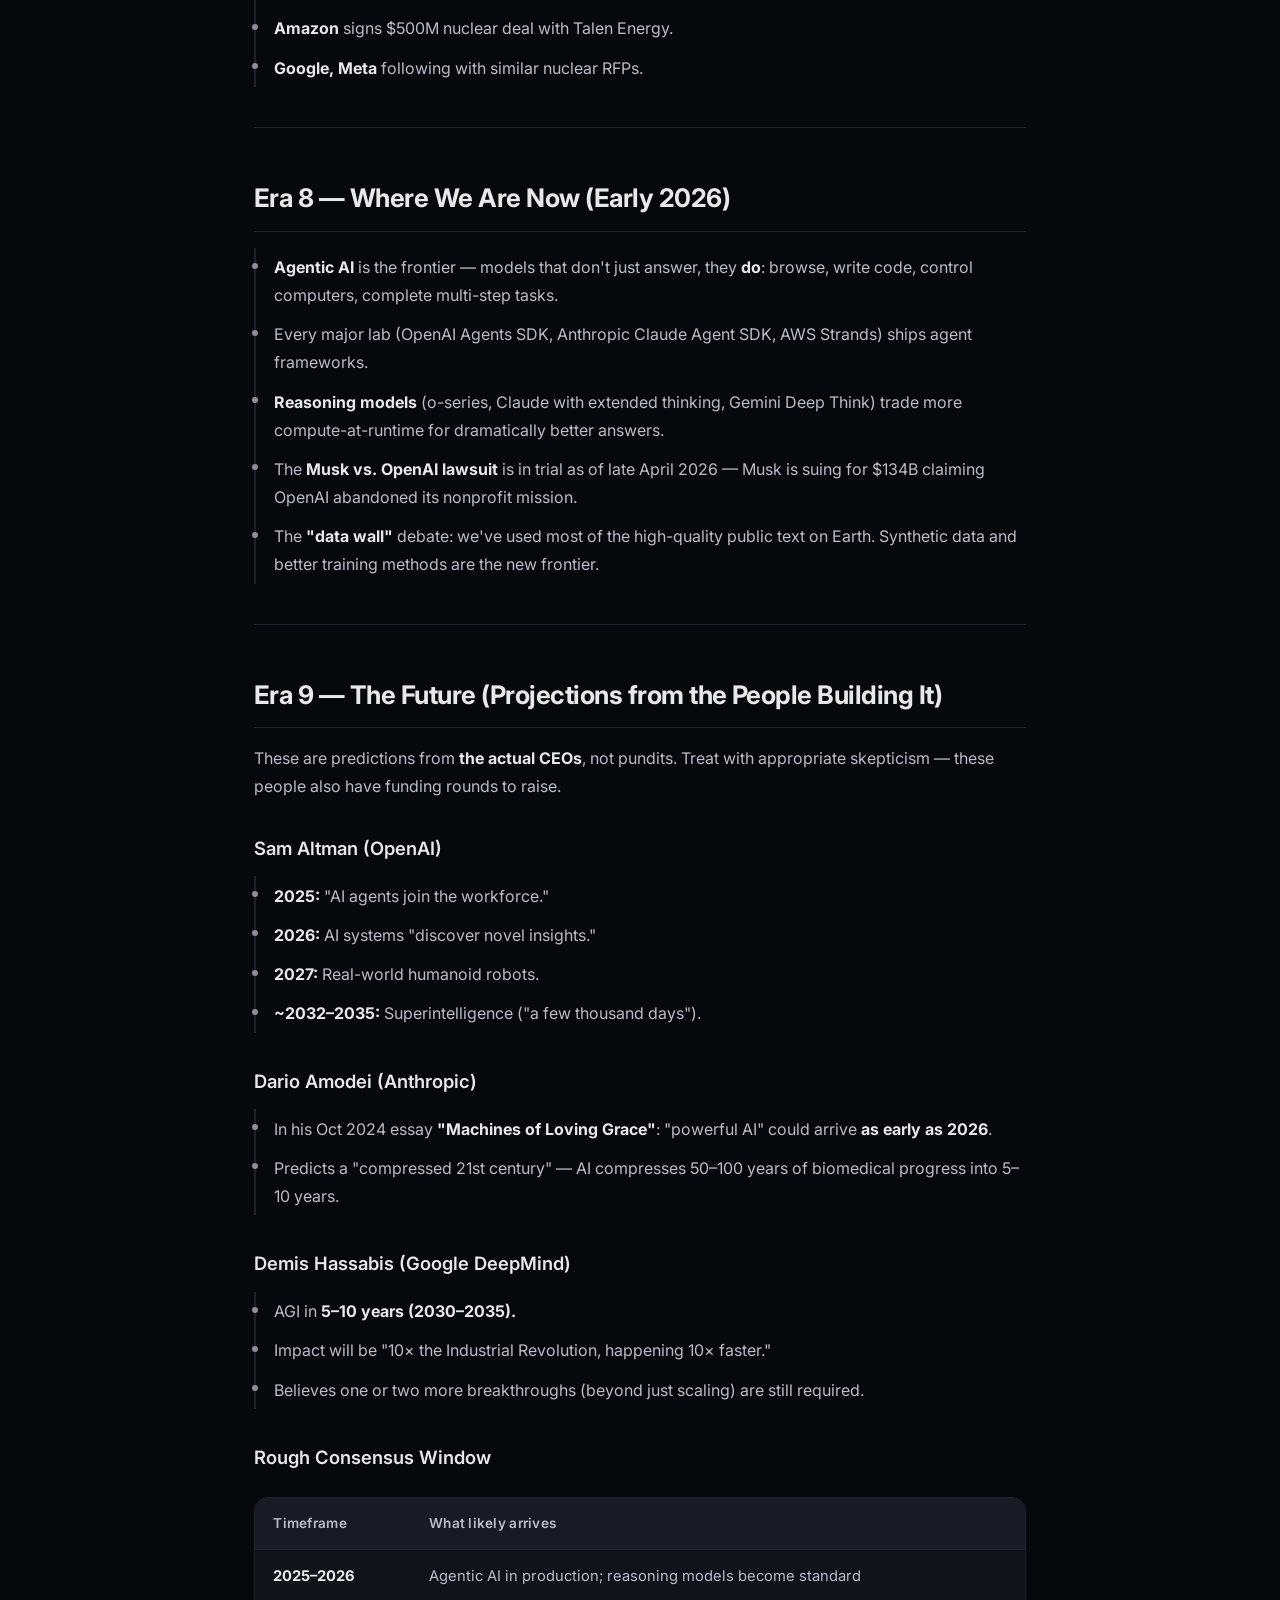
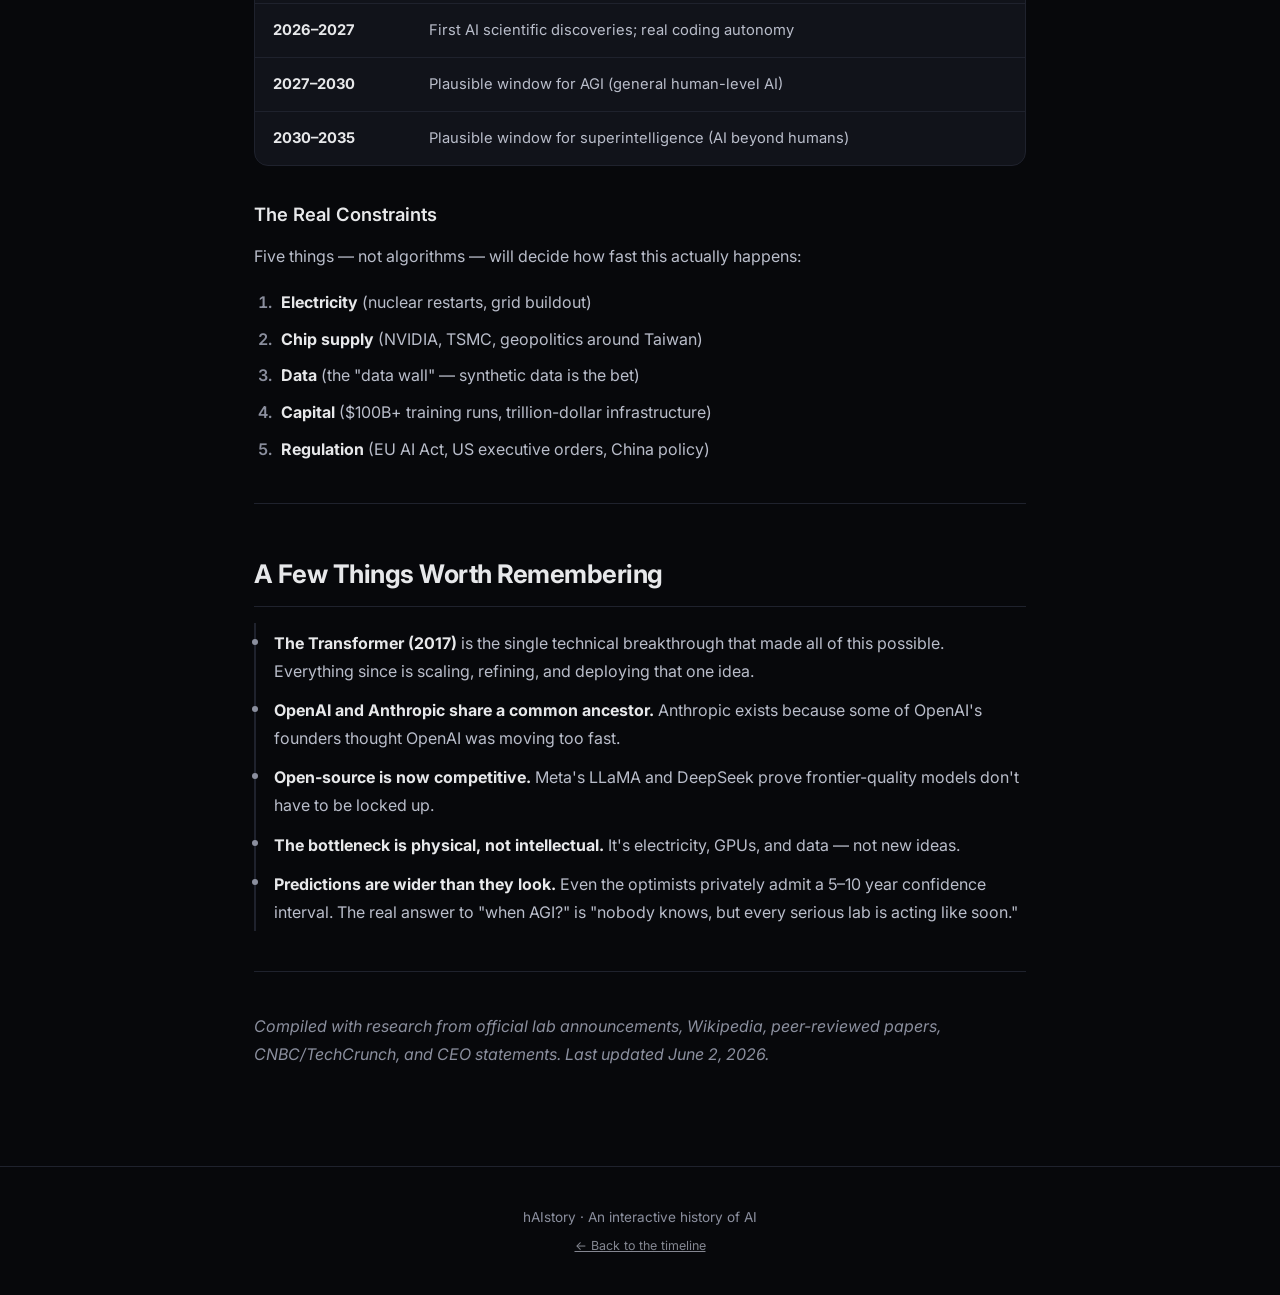
<file: doc.html>
<!DOCTYPE html>
<html lang="en">
<head>
  <meta charset="UTF-8" />
  <meta name="viewport" content="width=device-width, initial-scale=1.0" />
  <title>hAIstory · Go Deeper</title>
  <meta name="description" content="The long-form companion docs behind the hAIstory timeline — full prose history, glossary, predictions, and bibliography." />

  <meta property="og:type" content="website" />
  <meta property="og:title" content="hAIstory · Go Deeper" />
  <meta property="og:description" content="The long-form companion docs behind the hAIstory timeline." />
  <meta property="og:site_name" content="hAIstory" />
  <meta name="twitter:card" content="summary" />
  <meta name="twitter:title" content="hAIstory · Go Deeper" />
  <meta name="twitter:description" content="The long-form companion docs behind the hAIstory timeline." />

  <meta name="referrer" content="strict-origin-when-cross-origin" />
  <link rel="icon" href="data:image/svg+xml,<svg xmlns='http://www.w3.org/2000/svg' viewBox='0 0 32 32'><text y='26' font-size='26' font-family='Arial,sans-serif' font-weight='bold'>h</text></svg>" />

  <!-- apply saved theme before paint to avoid a flash -->
  <script>try{var t=localStorage.getItem('haistory-theme');if(t)document.documentElement.setAttribute('data-theme',t);}catch(e){}</script>

  <link rel="preconnect" href="https://fonts.googleapis.com" />
  <link rel="preconnect" href="https://fonts.gstatic.com" crossorigin />
  <link href="https://fonts.googleapis.com/css2?family=Inter:wght@300;400;500;600;700;800;900&family=JetBrains+Mono:wght@400;500;700&display=swap" rel="stylesheet" />
  <link rel="stylesheet" href="styles.css" />
</head>
<body class="doc-page">

  <div class="grid-bg"></div>

  <header class="doc-hero">
    <div class="doc-hero-inner">
      <a class="now-brand" href="index.html"><span class="logo-h">h</span><span class="grad">AI</span><span class="logo-h">story</span></a>
      <div class="kicker">Go deeper</div>
      <h1 class="doc-hero-title" id="doc-title">…</h1>
      <p class="doc-hero-sub" id="doc-desc"></p>
    </div>
  </header>

  <nav class="filters" aria-label="Companion docs">
    <div class="filters-inner">
      <div class="chips" id="doc-nav" role="group" aria-label="Switch document"></div>
      <a class="now-link" href="index.html">← Timeline</a>
      <button class="theme-toggle" id="theme-toggle" aria-label="Toggle light/dark theme" title="Toggle light/dark theme"></button>
    </div>
  </nav>

  <main class="doc-main">
    <article class="doc-body" id="doc-body" aria-live="polite">Loading…</article>
  </main>

  <footer>
    <div>hAIstory · An interactive history of AI</div>
    <div class="muted"><a href="index.html">← Back to the timeline</a></div>
  </footer>

  <script src="doc.js"></script>
</body>
</html>
</file>
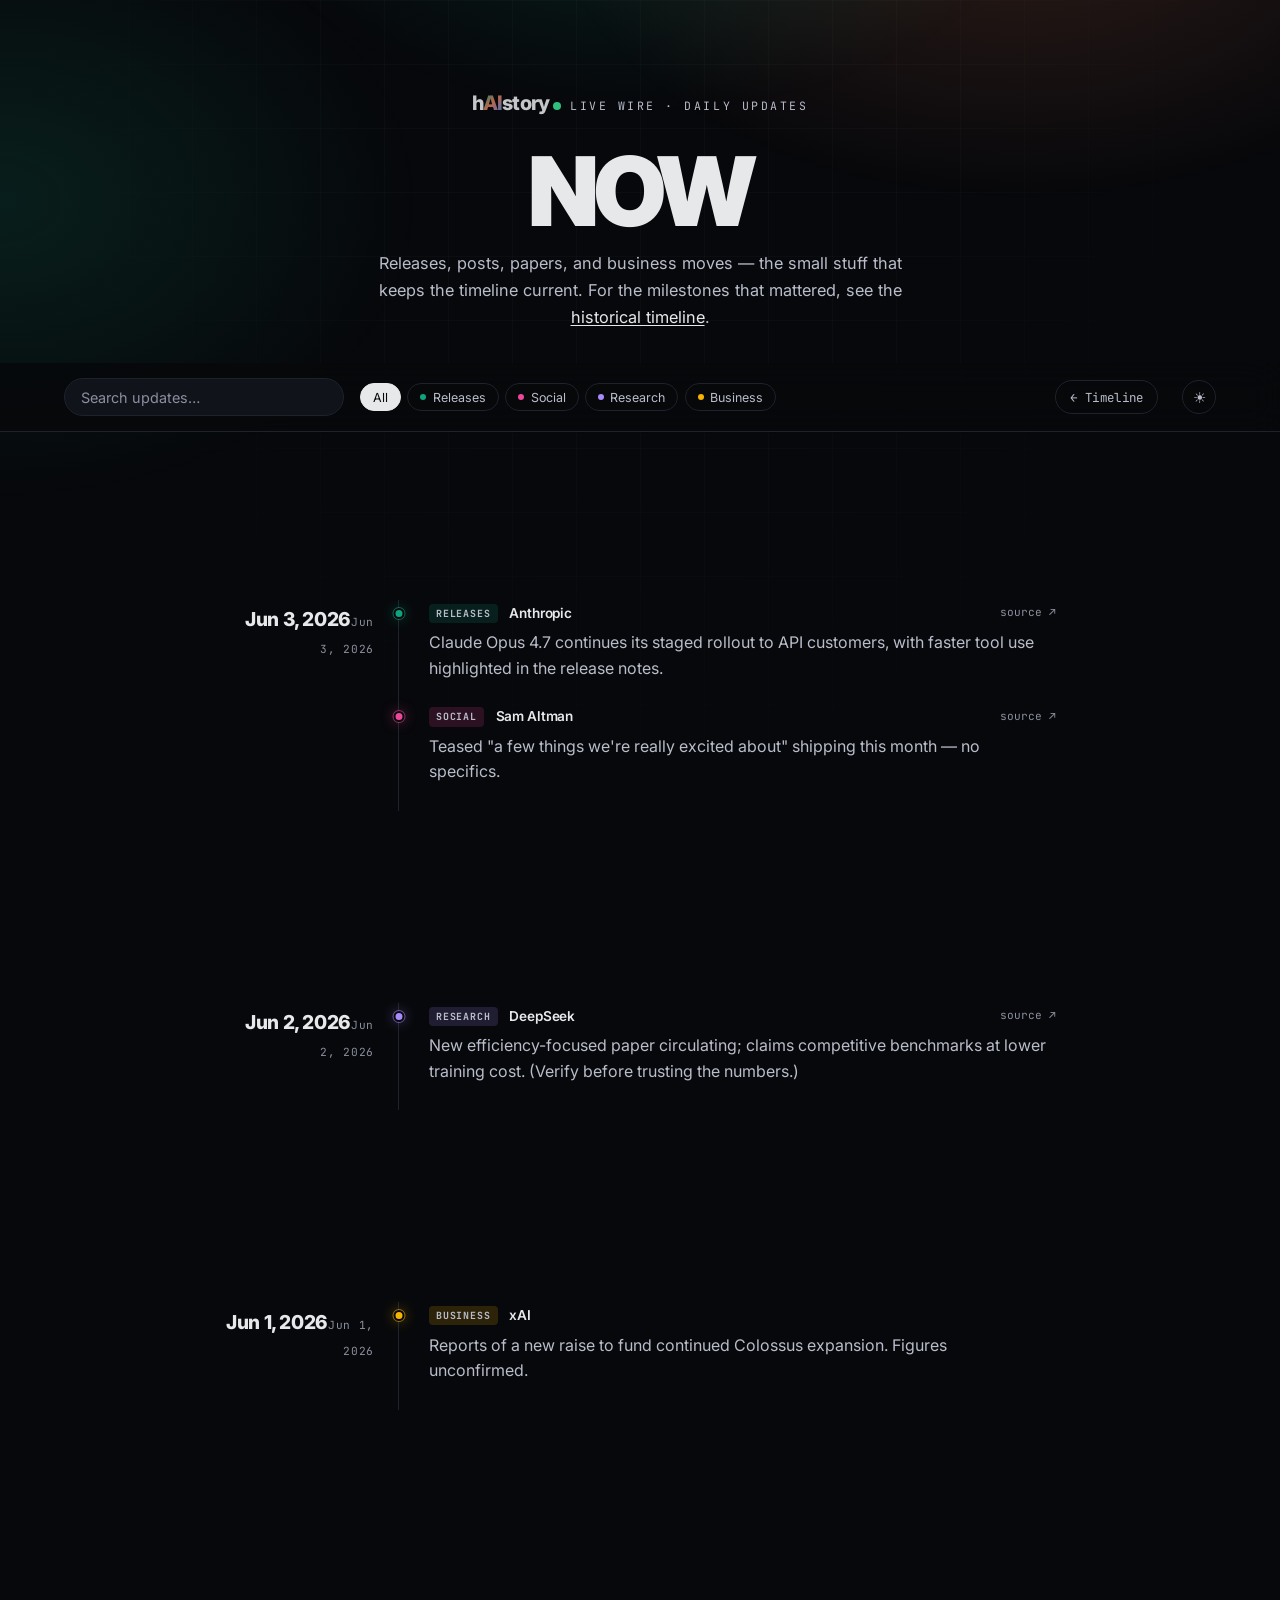
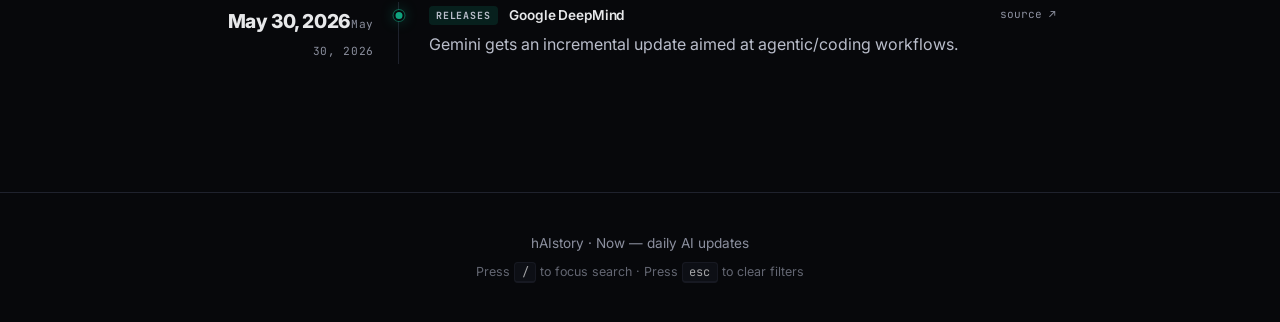
<file: now.html>
<!DOCTYPE html>
<html lang="en">
<head>
  <meta charset="UTF-8" />
  <meta name="viewport" content="width=device-width, initial-scale=1.0" />
  <title>hAIstory · Now — Daily AI Updates</title>
  <meta name="description" content="The Now feed: daily AI updates — releases, posts, papers, and business moves. The small stuff that keeps the timeline current." />

  <!-- Open Graph / Twitter link previews -->
  <meta property="og:type" content="website" />
  <meta property="og:title" content="hAIstory · Now — Daily AI Updates" />
  <meta property="og:description" content="Daily AI updates — releases, posts, papers, and business. The small stuff between the historical milestones." />
  <meta property="og:site_name" content="hAIstory" />
  <meta name="twitter:card" content="summary" />
  <meta name="twitter:title" content="hAIstory · Now" />
  <meta name="twitter:description" content="Daily AI updates — releases, posts, papers, and business." />

  <meta name="referrer" content="strict-origin-when-cross-origin" />
  <link rel="icon" href="data:image/svg+xml,<svg xmlns='http://www.w3.org/2000/svg' viewBox='0 0 32 32'><text y='26' font-size='26' font-family='Arial,sans-serif' font-weight='bold'>h</text></svg>" />

  <!-- apply saved theme before paint to avoid a flash -->
  <script>try{var t=localStorage.getItem('haistory-theme');if(t)document.documentElement.setAttribute('data-theme',t);}catch(e){}</script>

  <link rel="preconnect" href="https://fonts.googleapis.com" />
  <link rel="preconnect" href="https://fonts.gstatic.com" crossorigin />
  <link href="https://fonts.googleapis.com/css2?family=Inter:wght@300;400;500;600;700;800;900&family=JetBrains+Mono:wght@400;500;700&display=swap" rel="stylesheet" />
  <link rel="stylesheet" href="styles.css" />
</head>
<body class="now-page">

  <div class="grid-bg"></div>

  <header class="now-hero">
    <div class="now-hero-inner">
      <a class="now-brand" href="index.html"><span class="logo-h">h</span><span class="grad">AI</span><span class="logo-h">story</span></a>
      <div class="now-live"><span class="live-dot" aria-hidden="true"></span> Live wire · daily updates</div>
      <h1 class="now-title">NOW</h1>
      <p class="now-subtitle">Releases, posts, papers, and business moves — the small stuff that keeps the timeline current. For the milestones that mattered, see the <a href="index.html">historical timeline</a>.</p>
    </div>
  </header>

  <nav class="filters" id="filters" aria-label="Filter updates">
    <div class="filters-inner">
      <input type="search" id="search" placeholder="Search updates…" aria-label="Search updates" autocomplete="off" />
      <div class="chips" id="chips" role="group" aria-label="Filter by kind"></div>
      <a class="now-link" href="index.html">← Timeline</a>
      <button class="theme-toggle" id="theme-toggle" aria-label="Toggle light/dark theme" title="Toggle light/dark theme"></button>
    </div>
  </nav>

  <main class="now-main">
    <div class="results-status" id="results-status" aria-live="polite"></div>
    <div class="empty-state" id="empty-state" role="status" hidden>
      <p>No updates match your search or filter.</p>
      <button class="clear-filters" id="clear-filters">Clear filters</button>
    </div>
    <div id="feed"></div>
  </main>

  <footer>
    <div>hAIstory · Now — daily AI updates</div>
    <div class="muted">Press <kbd>/</kbd> to focus search · Press <kbd>esc</kbd> to clear filters</div>
  </footer>

  <script src="data/feed.js"></script>
  <script src="now.js"></script>
</body>
</html>
</file>
<file: styles.css>
/* ===== reset + base ===== */
*, *::before, *::after { box-sizing: border-box; margin: 0; padding: 0; }
html { scroll-behavior: smooth; }
body {
  font-family: 'Inter', system-ui, sans-serif;
  background: #07080b;
  color: #e7e8ea;
  line-height: 1.55;
  -webkit-font-smoothing: antialiased;
  overflow-x: hidden;
}

/* color tokens */
:root {
  --bg: #07080b;
  --bg-card: #11131a;
  --bg-card-hi: #181b25;
  --line: #1f222d;
  --line-hi: #2a2e3c;
  --text: #e7e8ea;
  --muted: #8b8f9e;
  --muted-hi: #b9bdca;

  --openai:    #10a37f;
  --anthropic: #d97757;
  --google:    #4285f4;
  --meta:      #4f8cff;
  --microsoft: #00a4ef;
  --nvidia:    #76b900;
  --xai:       #b6b6b6;
  --deepseek:  #ef4b4b;
  --research:  #a78bfa;
  --infra:     #f5b400;
  --drama:     #ec4899;
  --funding:   #14b8a6;
  --live:      #2ec27e;   /* "live"/today green — text-safe on the dark surface */
}

/* ===== background grid ===== */
.grid-bg {
  position: fixed; inset: 0;
  background-image:
    linear-gradient(rgba(255,255,255,0.025) 1px, transparent 1px),
    linear-gradient(90deg, rgba(255,255,255,0.025) 1px, transparent 1px);
  background-size: 64px 64px;
  z-index: -2;
  mask-image: radial-gradient(ellipse at 50% 0%, black 30%, transparent 70%);
}
body::before {
  content: '';
  position: fixed; inset: 0;
  background:
    radial-gradient(800px 500px at 80% -100px, rgba(217,119,87,0.18), transparent 60%),
    radial-gradient(700px 500px at 0% 200px, rgba(16,163,127,0.15), transparent 60%);
  z-index: -1;
  pointer-events: none;
}

/* ===== hero ===== */
.hero {
  min-height: 92vh;
  display: flex;
  align-items: center;
  justify-content: center;
  padding: 4rem 1.5rem 6rem;
  position: relative;
}
.hero-inner { max-width: 920px; text-align: center; }
.kicker {
  font-family: 'JetBrains Mono', monospace;
  font-size: 0.75rem;
  letter-spacing: 0.18em;
  text-transform: uppercase;
  color: var(--muted);
  margin-bottom: 1.5rem;
}
h1 {
  font-size: clamp(3.5rem, 11vw, 8rem);
  font-weight: 800;
  line-height: 0.95;
  letter-spacing: -0.05em;
  margin-bottom: 0.5rem;
}
.logo-h { color: var(--text); }
.grad {
  background: linear-gradient(135deg, #10a37f 0%, #d97757 50%, #4285f4 100%);
  -webkit-background-clip: text;
  background-clip: text;
  -webkit-text-fill-color: transparent;
}
.tagline {
  font-family: 'JetBrains Mono', monospace;
  font-size: clamp(0.95rem, 1.5vw, 1.15rem);
  letter-spacing: 0.25em;
  text-transform: uppercase;
  color: var(--muted-hi);
  margin-bottom: 2rem;
}
.subtitle {
  font-size: clamp(1rem, 1.6vw, 1.2rem);
  color: var(--muted-hi);
  max-width: 680px;
  margin: 0 auto 3rem;
  font-weight: 400;
}
.stats {
  display: grid;
  grid-template-columns: repeat(4, 1fr);
  gap: 1.5rem;
  max-width: 700px;
  margin: 0 auto;
}
@media (max-width: 600px) { .stats { grid-template-columns: repeat(2, 1fr); } }
.stat-num {
  font-size: clamp(2rem, 5vw, 3rem);
  font-weight: 800;
  letter-spacing: -0.03em;
  font-feature-settings: 'tnum';
}
.stat-label {
  font-family: 'JetBrains Mono', monospace;
  font-size: 0.7rem;
  letter-spacing: 0.15em;
  text-transform: uppercase;
  color: var(--muted);
}
.hero-arrow {
  margin-top: 4rem;
  font-size: 2rem;
  color: var(--muted);
  animation: bounce 2.4s ease-in-out infinite;
}
@keyframes bounce {
  0%, 100% { transform: translateY(0); opacity: 0.6; }
  50% { transform: translateY(8px); opacity: 1; }
}

/* ===== filters + era nav ===== */
.filters {
  position: sticky;
  top: 0;
  z-index: 50;
  background: rgba(7,8,11,0.88);
  backdrop-filter: blur(16px);
  -webkit-backdrop-filter: blur(16px);
  border-bottom: 1px solid var(--line);
}
.filters-inner {
  max-width: 1200px;
  margin: 0 auto;
  padding: 0.95rem 1.5rem;
  display: flex;
  gap: 1rem;
  align-items: center;
  flex-wrap: wrap;
}
#search {
  flex: 0 0 280px;
  background: var(--bg-card);
  border: 1px solid var(--line);
  border-radius: 999px;
  color: var(--text);
  padding: 0.6rem 1rem;
  font-family: inherit;
  font-size: 0.9rem;
  transition: border-color 0.15s;
}
#search:focus {
  outline: none;
  border-color: var(--muted);
}
#search::placeholder { color: var(--muted); }
.chips {
  display: flex;
  gap: 0.4rem;
  flex-wrap: wrap;
}
.chip {
  background: transparent;
  border: 1px solid var(--line);
  border-radius: 999px;
  padding: 0.35rem 0.75rem;
  font-family: inherit;
  font-size: 0.78rem;
  color: var(--muted-hi);
  cursor: pointer;
  transition: all 0.15s;
  display: inline-flex;
  align-items: center;
  gap: 0.4rem;
}
.chip:hover { border-color: var(--muted); color: var(--text); }
.chip.active {
  background: var(--text);
  color: var(--bg);
  border-color: var(--text);
}
.chip-dot {
  width: 6px; height: 6px;
  border-radius: 50%;
  background: var(--muted);
}
.era-nav-wrap {
  border-top: 1px solid var(--line);
  background: rgba(7,8,11,0.6);
  overflow-x: auto;
  scrollbar-width: thin;
}
.era-nav {
  max-width: 1200px;
  margin: 0 auto;
  padding: 0.5rem 1.5rem;
  display: flex;
  gap: 0.4rem;
  white-space: nowrap;
}
.era-pill {
  font-family: 'JetBrains Mono', monospace;
  font-size: 0.72rem;
  letter-spacing: 0.05em;
  color: var(--muted-hi);
  padding: 0.3rem 0.75rem;
  border-radius: 6px;
  border: 1px solid transparent;
  background: transparent;
  cursor: pointer;
  transition: all 0.15s;
  display: inline-flex;
  align-items: center;
  gap: 0.5rem;
}
.era-pill:hover { color: var(--text); background: rgba(255,255,255,0.03); }
.era-pill.active {
  color: var(--text);
  border-color: var(--era-color, var(--muted));
  background: rgba(255,255,255,0.04);
}
.era-pill-dot {
  width: 8px; height: 8px;
  border-radius: 50%;
  background: var(--era-color, var(--muted));
  box-shadow: 0 0 12px var(--era-color, var(--muted));
}

/* ===== sections ===== */
main { max-width: 1200px; margin: 0 auto; padding: 0 1.5rem; }
section { padding: 6rem 0; }
.section-title {
  font-size: clamp(1.75rem, 3vw, 2.5rem);
  font-weight: 700;
  letter-spacing: -0.02em;
  margin-bottom: 0.75rem;
}
.section-sub {
  color: var(--muted-hi);
  font-size: 1.05rem;
  max-width: 700px;
  margin-bottom: 2.5rem;
}
.sub-title {
  font-size: 1.4rem;
  font-weight: 600;
  letter-spacing: -0.01em;
  margin: 4rem 0 1rem;
}

/* ===== TLDR ===== */
.tldr { padding: 5rem 0 4rem; }
.tldr-body {
  font-size: 1.15rem;
  color: var(--muted-hi);
  max-width: 820px;
  line-height: 1.7;
}
.hl-openai { color: var(--openai); }
.hl-anthropic { color: var(--anthropic); }
.hl-google { color: var(--google); }
.hl-deepseek { color: var(--deepseek); }

/* ===== timeline + era color coding ===== */
.era {
  margin-bottom: 5rem;
  scroll-margin-top: 140px;
  position: relative;
}
.era::before {
  content: '';
  position: absolute;
  top: 0; left: 0; right: 0;
  height: 1px;
  background: linear-gradient(90deg, var(--era-color, var(--line)) 0%, transparent 80%);
}
.era-header {
  display: flex;
  align-items: baseline;
  gap: 1.25rem;
  flex-wrap: wrap;
  padding-top: 2rem;
  margin-bottom: 0.5rem;
  position: relative;
}
.era-num {
  font-family: 'JetBrains Mono', monospace;
  font-size: 0.85rem;
  letter-spacing: 0.1em;
  color: var(--era-color, var(--muted));
  font-weight: 600;
  text-shadow: 0 0 24px var(--era-color, transparent);
}
.era-title {
  font-size: clamp(1.6rem, 3vw, 2.2rem);
  font-weight: 700;
  letter-spacing: -0.02em;
}
.era-range {
  font-family: 'JetBrains Mono', monospace;
  color: var(--muted);
  font-size: 0.95rem;
}
.era-blurb {
  color: var(--muted-hi);
  font-size: 1.05rem;
  margin-bottom: 2rem;
  max-width: 760px;
  line-height: 1.6;
}

.events {
  display: grid;
  grid-template-columns: repeat(auto-fill, minmax(320px, 1fr));
  gap: 1rem;
}

.event {
  position: relative;
  background: var(--bg-card);
  border: 1px solid var(--line);
  border-radius: 14px;
  padding: 1.4rem 1.4rem 1.5rem;
  cursor: pointer;
  transition: transform 0.18s ease, border-color 0.18s, background 0.18s;
  text-align: left;
  font-family: inherit;
  color: inherit;
  width: 100%;
  overflow: hidden;
}
.event::before {
  content: '';
  position: absolute;
  left: 0; top: 0; bottom: 0;
  width: 3px;
  background: var(--accent, var(--muted));
}
.event:hover {
  transform: translateY(-2px);
  border-color: var(--line-hi);
  background: var(--bg-card-hi);
}
.event-date {
  font-family: 'JetBrains Mono', monospace;
  font-size: 0.78rem;
  color: var(--muted);
  letter-spacing: 0.05em;
  margin-bottom: 0.4rem;
}
.event-title {
  font-size: 1.05rem;
  font-weight: 600;
  letter-spacing: -0.01em;
  margin-bottom: 0.5rem;
  line-height: 1.3;
}
.event-actor {
  font-size: 0.85rem;
  color: var(--accent, var(--muted));
  font-weight: 500;
  margin-bottom: 0.6rem;
}
.event-why {
  color: var(--muted-hi);
  font-size: 0.92rem;
  line-height: 1.55;
}
.event-tags {
  display: flex;
  gap: 0.35rem;
  flex-wrap: wrap;
  margin-top: 0.9rem;
}
.tag {
  font-family: 'JetBrains Mono', monospace;
  font-size: 0.65rem;
  letter-spacing: 0.05em;
  text-transform: uppercase;
  color: var(--muted);
  background: rgba(255,255,255,0.04);
  padding: 0.18rem 0.5rem;
  border-radius: 4px;
}

.event.hidden { display: none; }

/* color-blind-safe company identity glyph + projected badge */
.event-top {
  display: flex;
  align-items: center;
  gap: 0.5rem;
  margin-bottom: 0.55rem;
}
.event-glyph {
  font-family: 'JetBrains Mono', monospace;
  font-size: 0.62rem;
  font-weight: 700;
  letter-spacing: 0.08em;
  color: var(--accent, var(--muted-hi));
  border: 1px solid var(--accent, var(--line-hi));
  background: rgba(255,255,255,0.04);
  padding: 0.12rem 0.4rem;
  border-radius: 4px;
  line-height: 1.3;
  white-space: nowrap;
}
[data-theme="light"] .event-glyph { background: rgba(0,0,0,0.04); }

/* projected (not-yet-shipped) treatment */
.event-badge {
  font-family: 'JetBrains Mono', monospace;
  font-size: 0.58rem;
  font-weight: 700;
  letter-spacing: 0.12em;
  text-transform: uppercase;
  color: var(--accent, var(--muted));
  border: 1px dashed var(--accent, var(--line-hi));
  border-radius: 4px;
  padding: 0.12rem 0.42rem;
  line-height: 1.3;
}
.event.projected {
  border-style: dashed;
  border-color: var(--accent, var(--line-hi));
}
.event.projected::before {
  background: repeating-linear-gradient(
    180deg,
    var(--accent, var(--muted)) 0 6px,
    transparent 6px 12px
  );
}

/* ===== TODAY marker — boundary between recorded history and what's ahead ===== */
.today-marker {
  display: flex;
  align-items: center;
  justify-content: center;
  gap: 1rem;
  margin: 1rem 0 4rem;
  position: relative;
}
.today-marker::before,
.today-marker::after {
  content: '';
  flex: 1;
  height: 1px;
  background: linear-gradient(90deg, transparent, var(--anthropic) 50%, transparent);
}
.today-label {
  font-family: 'JetBrains Mono', monospace;
  font-size: 0.78rem;
  font-weight: 700;
  letter-spacing: 0.18em;
  text-transform: uppercase;
  color: var(--text);
  white-space: nowrap;
  padding: 0.4rem 0.95rem;
  border: 1px solid var(--anthropic);
  border-radius: 999px;
  background: var(--bg-card);
  box-shadow: 0 0 24px -4px var(--anthropic);
}
@media (max-width: 600px) {
  .today-label { font-size: 0.66rem; letter-spacing: 0.1em; padding: 0.35rem 0.6rem; }
}

/* ===== Power Shifts ===== */
.shifts {
  display: grid;
  gap: 0.75rem;
}
.shift-row {
  display: grid;
  grid-template-columns: 180px 200px 1fr;
  gap: 1.5rem;
  background: var(--bg-card);
  border: 1px solid var(--line);
  border-radius: 14px;
  padding: 1.5rem 1.75rem;
  border-left: 4px solid var(--shift-color);
  align-items: start;
}
@media (max-width: 768px) {
  .shift-row { grid-template-columns: 1fr; gap: 0.5rem; padding: 1.25rem; }
}
.shift-range {
  font-family: 'JetBrains Mono', monospace;
  font-size: 0.85rem;
  color: var(--muted);
  letter-spacing: 0.05em;
  padding-top: 0.2rem;
}
.shift-holder {
  font-size: 1.15rem;
  font-weight: 700;
  letter-spacing: -0.01em;
  color: var(--shift-color);
}
.shift-body {
  color: var(--muted-hi);
  font-size: 0.95rem;
  line-height: 1.6;
}

/* ===== VS table ===== */
.vs-table-wrapper {
  border: 1px solid var(--line);
  border-radius: 14px;
  overflow: hidden;
  background: var(--bg-card);
}
.vs-table {
  width: 100%;
  border-collapse: collapse;
  font-size: 0.95rem;
}
.vs-table th, .vs-table td {
  padding: 0.95rem 1.25rem;
  text-align: left;
  border-bottom: 1px solid var(--line);
  vertical-align: top;
}
.vs-table th {
  font-weight: 600;
  background: var(--bg-card-hi);
  color: var(--muted-hi);
  font-size: 0.85rem;
  letter-spacing: 0.02em;
}
.vs-table th.col-openai { color: var(--openai); }
.vs-table th.col-anthropic { color: var(--anthropic); }
.vs-table tr:last-child td { border-bottom: none; }
.vs-table .col-date {
  font-family: 'JetBrains Mono', monospace;
  font-size: 0.85rem;
  color: var(--muted);
  white-space: nowrap;
}
.vs-table td.empty { color: var(--muted); }

/* ===== Model Release Timeline ===== */
.release-legend {
  display: flex;
  flex-wrap: wrap;
  gap: 0.5rem;
  margin: 1.75rem 0 2.25rem;
}
.release-lab {
  display: inline-flex;
  align-items: center;
  gap: 0.45rem;
  background: transparent;
  border: 1px solid var(--line);
  border-radius: 999px;
  padding: 0.35rem 0.75rem;
  font-family: inherit;
  font-size: 0.78rem;
  color: var(--muted-hi);
  cursor: pointer;
  transition: border-color 0.15s, color 0.15s, opacity 0.15s;
}
.release-lab:hover { border-color: var(--muted); color: var(--text); }
.release-lab.active { border-color: var(--text); color: var(--text); }
.release-lab.dimmed { opacity: 0.45; }
.release-lab-dot {
  width: 6px; height: 6px;
  border-radius: 50%;
  flex-shrink: 0;
}
.release-year {
  display: grid;
  grid-template-columns: 80px 1fr;
  column-gap: 1.5rem;
  padding: 1.1rem 0;
  border-top: 1px solid var(--line);
}
.release-year:last-child { border-bottom: 1px solid var(--line); }
.release-year-label {
  font-family: 'JetBrains Mono', monospace;
  font-size: 1.05rem;
  font-weight: 700;
  color: var(--muted-hi);
  padding-top: 0.3rem;
}
.release-pills {
  display: flex;
  flex-wrap: wrap;
  gap: 0.5rem;
}
.release-pill {
  display: inline-flex;
  align-items: baseline;
  gap: 0.45rem;
  background: var(--bg-card);
  border: 1px solid var(--line);
  border-left: 3px solid var(--lab);
  border-radius: 8px;
  padding: 0.4rem 0.7rem;
  font-size: 0.85rem;
  cursor: default;
}
.release-pill-month {
  font-family: 'JetBrains Mono', monospace;
  font-size: 0.7rem;
  color: var(--muted);
}
.release-pill-model { font-weight: 600; color: var(--lab); }
@media (max-width: 600px) {
  .release-year { grid-template-columns: 1fr; row-gap: 0.5rem; }
}

/* ===== Go Deeper doc pages (doc.html) ===== */
.doc-hero { padding: 5.5rem 1.5rem 2.5rem; text-align: center; position: relative; }
.doc-hero-inner { max-width: 760px; margin: 0 auto; }
.doc-hero .now-brand { display: inline-block; font-size: 1.25rem; font-weight: 800; letter-spacing: -0.04em; text-decoration: none; margin-bottom: 2rem; opacity: 0.85; transition: opacity 0.15s; }
.doc-hero .now-brand:hover { opacity: 1; }
.doc-hero-title {
  font-size: clamp(2rem, 5vw, 3.25rem);
  font-weight: 800;
  letter-spacing: -0.04em;
  margin: 0.5rem 0 0.9rem;
}
.doc-hero-sub { color: var(--muted-hi); font-size: 1.02rem; line-height: 1.65; max-width: 56ch; margin: 0 auto; }
.doc-main { max-width: 820px; margin: 0 auto; padding: 3rem 1.5rem 5rem; }
.doc-body { font-size: 1rem; line-height: 1.75; color: var(--muted-hi); }
.doc-body h1, .doc-body h2 {
  color: var(--text);
  font-weight: 700;
  letter-spacing: -0.02em;
  font-size: 1.6rem;
  margin: 3rem 0 1rem;
  padding-bottom: 0.6rem;
  border-bottom: 1px solid var(--line);
}
.doc-body h3 {
  color: var(--text);
  font-weight: 600;
  font-size: 1.15rem;
  margin: 2rem 0 0.75rem;
}
.doc-body p { margin: 0 0 1.1rem; }
.doc-body b { color: var(--text); }
.doc-body i { color: var(--muted); }
.doc-body a { color: var(--research); text-decoration: none; border-bottom: 1px solid transparent; transition: border-color 0.15s; overflow-wrap: anywhere; }
.doc-body a:hover { border-bottom-color: var(--research); }
.doc-body ol { margin: 0 0 1.25rem; padding-left: 1.4rem; }
.doc-body ol li { margin: 0.55rem 0; padding-left: 0.3rem; }
.doc-body ol li::marker { color: var(--muted); font-weight: 600; }
/* unordered lists get a timeline-rail treatment instead of plain dots */
.doc-body ul { list-style: none; margin: 0 0 1.5rem; padding: 0; }
.doc-body ul li {
  position: relative;
  border-left: 2px solid var(--line);
  padding: 0.35rem 0 0.35rem 1.15rem;
  margin: 0;
}
.doc-body ul li::before {
  content: '';
  position: absolute;
  left: -4px; top: 0.95em;
  width: 6px; height: 6px;
  border-radius: 50%;
  background: var(--muted);
}
.doc-body ul li:hover { border-left-color: var(--muted); }
.doc-body code {
  font-family: 'JetBrains Mono', monospace;
  font-size: 0.85em;
  background: var(--bg-card);
  border: 1px solid var(--line);
  border-radius: 5px;
  padding: 0.1em 0.35em;
}
.doc-body blockquote {
  margin: 1.5rem 0;
  padding: 1rem 1.4rem;
  background: var(--bg-card);
  border-left: 3px solid var(--research);
  border-radius: 0 10px 10px 0;
  font-style: italic;
}
.doc-body hr { border: none; border-top: 1px solid var(--line); margin: 2.5rem 0; }
.doc-table-wrap {
  border: 1px solid var(--line);
  border-radius: 14px;
  overflow-x: auto;
  background: var(--bg-card);
  margin: 1.5rem 0;
}
.doc-table-wrap table { width: 100%; border-collapse: collapse; font-size: 0.92rem; }
.doc-table-wrap th, .doc-table-wrap td {
  padding: 0.85rem 1.15rem;
  text-align: left;
  border-bottom: 1px solid var(--line);
  vertical-align: top;
}
.doc-table-wrap th { font-weight: 600; background: var(--bg-card-hi); color: var(--muted-hi); font-size: 0.85rem; letter-spacing: 0.02em; }
.doc-table-wrap tr:last-child td { border-bottom: none; }
.doc-error { color: var(--muted-hi); }
.doc-page footer a { color: var(--muted-hi); }
.doc-page .chips .chip { text-decoration: none; }

/* glossary: definition cards in a responsive grid */
.doc-glossary .doc-body {
  display: grid;
  grid-template-columns: repeat(auto-fill, minmax(330px, 1fr));
  gap: 0.9rem;
  align-items: stretch;
}
.doc-glossary .doc-body > p { grid-column: 1 / -1; margin: 0 0 0.5rem; }
.def-item {
  background: var(--bg-card);
  border: 1px solid var(--line);
  border-radius: 12px;
  padding: 1.05rem 1.2rem;
  transition: border-color 0.15s, background 0.15s;
}
.def-item:hover { border-color: var(--line-hi); background: var(--bg-card-hi); }
.def-term { font-weight: 700; color: var(--research); letter-spacing: -0.01em; margin-bottom: 0.4rem; }
.def-text { font-size: 0.92rem; line-height: 1.6; }

/* ===== CEO predictions ===== */
.ceo-grid {
  display: grid;
  grid-template-columns: repeat(auto-fit, minmax(280px, 1fr));
  gap: 1rem;
}
.ceo-card {
  background: var(--bg-card);
  border: 1px solid var(--line);
  border-radius: 14px;
  padding: 1.6rem;
  position: relative;
  overflow: hidden;
}
.ceo-card::before {
  content: '';
  position: absolute;
  top: 0; left: 0; right: 0;
  height: 3px;
  background: var(--accent);
}
.ceo-name {
  font-size: 1.15rem;
  font-weight: 700;
  letter-spacing: -0.01em;
  margin-bottom: 0.15rem;
}
.ceo-role {
  font-size: 0.85rem;
  color: var(--accent);
  margin-bottom: 1rem;
}
.ceo-card ul { list-style: none; padding: 0; }
.ceo-card li {
  padding: 0.5rem 0;
  font-size: 0.92rem;
  color: var(--muted-hi);
  border-top: 1px dashed var(--line);
  display: flex;
  gap: 0.75rem;
}
.ceo-card li:first-child { border-top: none; }
.ceo-card li b {
  color: var(--text);
  font-family: 'JetBrains Mono', monospace;
  font-size: 0.78rem;
  flex: 0 0 5.5rem;
}

/* ===== future grid ===== */
.future-grid {
  display: grid;
  grid-template-columns: repeat(auto-fit, minmax(220px, 1fr));
  gap: 0.75rem;
  margin-bottom: 2rem;
}
.future-card {
  background: var(--bg-card);
  border: 1px solid var(--line);
  border-radius: 12px;
  padding: 1.25rem;
  border-left: 3px solid var(--accent);
}
.future-range {
  font-family: 'JetBrains Mono', monospace;
  font-size: 0.85rem;
  color: var(--accent);
  font-weight: 700;
  margin-bottom: 0.4rem;
}
.future-text {
  color: var(--muted-hi);
  font-size: 0.95rem;
}

/* ===== constraints ===== */
.constraints {
  display: grid;
  grid-template-columns: repeat(auto-fit, minmax(180px, 1fr));
  gap: 0.75rem;
}
.constraint {
  background: var(--bg-card);
  border: 1px solid var(--line);
  border-radius: 12px;
  padding: 1.25rem;
  text-align: left;
}
.constraint-num {
  font-family: 'JetBrains Mono', monospace;
  color: var(--muted);
  font-size: 0.75rem;
  letter-spacing: 0.1em;
  margin-bottom: 0.5rem;
}
.constraint-name {
  font-size: 1.1rem;
  font-weight: 700;
  letter-spacing: -0.01em;
  margin-bottom: 0.4rem;
}
.constraint-body {
  color: var(--muted-hi);
  font-size: 0.88rem;
}

/* ===== closing ===== */
.takeaways {
  list-style: none;
  display: grid;
  gap: 0.75rem;
}
.takeaways li {
  background: var(--bg-card);
  border: 1px solid var(--line);
  border-left: 3px solid var(--research);
  border-radius: 12px;
  padding: 1.1rem 1.4rem;
  color: var(--muted-hi);
  font-size: 1rem;
  line-height: 1.55;
}
.takeaways li b { color: var(--text); }

/* ===== sources ===== */
.sources-grid {
  display: grid;
  grid-template-columns: repeat(auto-fit, minmax(320px, 1fr));
  gap: 1rem;
}
.source-group {
  background: var(--bg-card);
  border: 1px solid var(--line);
  border-radius: 14px;
  padding: 1.5rem 1.6rem;
}
.source-cat {
  font-family: 'JetBrains Mono', monospace;
  font-size: 0.75rem;
  letter-spacing: 0.1em;
  text-transform: uppercase;
  color: var(--muted);
  margin-bottom: 1rem;
  padding-bottom: 0.6rem;
  border-bottom: 1px solid var(--line);
}
.source-list { list-style: none; padding: 0; display: grid; gap: 0.6rem; }
.source-item { font-size: 0.9rem; line-height: 1.45; }
.source-item a {
  color: var(--text);
  text-decoration: none;
  font-weight: 500;
  border-bottom: 1px solid var(--line-hi);
  transition: border-color 0.15s, color 0.15s;
}
.source-item a:hover { color: var(--anthropic); border-color: var(--anthropic); }
.source-meta {
  display: block;
  font-size: 0.8rem;
  color: var(--muted);
  margin-top: 0.15rem;
}

/* ===== footer ===== */
footer {
  border-top: 1px solid var(--line);
  padding: 2.5rem 1.5rem;
  text-align: center;
  color: var(--muted);
  font-size: 0.85rem;
}
footer .muted { margin-top: 0.5rem; font-size: 0.78rem; opacity: 0.7; }
kbd {
  background: var(--bg-card);
  border: 1px solid var(--line);
  border-bottom-width: 2px;
  border-radius: 4px;
  padding: 0.05rem 0.4rem;
  font-family: 'JetBrains Mono', monospace;
  font-size: 0.75rem;
  color: var(--text);
}

/* ===== modal ===== */
.modal {
  position: fixed;
  inset: 0;
  background: rgba(0,0,0,0.7);
  backdrop-filter: blur(8px);
  -webkit-backdrop-filter: blur(8px);
  display: none;
  align-items: center;
  justify-content: center;
  padding: 1.5rem;
  z-index: 100;
  opacity: 0;
  transition: opacity 0.2s;
}
.modal.open { display: flex; opacity: 1; }
.modal-card {
  background: var(--bg-card);
  border: 1px solid var(--line);
  border-radius: 16px;
  max-width: 640px;
  width: 100%;
  max-height: 88vh;
  overflow-y: auto;
  position: relative;
  padding: 2.5rem;
  transform: translateY(8px);
  transition: transform 0.25s ease;
}
.modal.open .modal-card { transform: translateY(0); }
.modal-close {
  position: absolute;
  top: 1rem;
  right: 1rem;
  background: transparent;
  border: none;
  color: var(--muted);
  font-size: 1.8rem;
  cursor: pointer;
  width: 2.2rem;
  height: 2.2rem;
  border-radius: 50%;
  display: flex;
  align-items: center;
  justify-content: center;
  line-height: 1;
}
.modal-close:hover { background: var(--bg-card-hi); color: var(--text); }
.modal-content .event-date { font-size: 0.85rem; margin-bottom: 0.6rem; }
.modal-content .event-title { font-size: 1.6rem; margin-bottom: 0.5rem; }
.modal-content .event-actor { font-size: 1rem; margin-bottom: 1.25rem; }
.modal-content .event-body {
  color: var(--muted-hi);
  font-size: 1rem;
  line-height: 1.65;
  margin-bottom: 1.25rem;
}
.modal-content .event-why {
  font-size: 0.95rem;
  color: var(--text);
  font-style: italic;
  padding: 1rem 1.2rem;
  background: var(--bg-card-hi);
  border-radius: 10px;
  border-left: 3px solid var(--accent, var(--muted));
}
/* subtle source link, sits under "Why it matters" */
.modal-source {
  display: inline-block;
  margin-top: 1rem;
  font-family: 'JetBrains Mono', monospace;
  font-size: 0.78rem;
  letter-spacing: 0.02em;
  color: var(--muted);
  text-decoration: none;
  border-bottom: 1px solid var(--line-hi);
  transition: color 0.15s, border-color 0.15s;
}
.modal-source:hover { color: var(--text); border-color: var(--muted); }
/* projected badge inside the modal */
.modal-content .event-badge {
  display: inline-block;
  margin-bottom: 0.65rem;
}

/* fade-in */
@keyframes fadeUp {
  from { opacity: 0; transform: translateY(12px); }
  to { opacity: 1; transform: translateY(0); }
}
.event { animation: fadeUp 0.4s ease backwards; }

/* ===== theme toggle ===== */
.theme-toggle {
  margin-left: auto;
  flex: 0 0 auto;
  width: 2.1rem;
  height: 2.1rem;
  border-radius: 999px;
  background: transparent;
  border: 1px solid var(--line);
  color: var(--muted-hi);
  font-size: 0.95rem;
  line-height: 1;
  cursor: pointer;
  transition: border-color 0.15s, color 0.15s;
}
.theme-toggle:hover { border-color: var(--muted); color: var(--text); }

/* ===== results status + empty state ===== */
.results-status {
  font-family: 'JetBrains Mono', monospace;
  font-size: 0.8rem;
  letter-spacing: 0.05em;
  color: var(--muted);
  min-height: 1.2em;
  margin-bottom: 1rem;
}
.empty-state {
  text-align: center;
  padding: 3rem 0 4rem;
  color: var(--muted-hi);
}
.empty-state p { font-size: 1.05rem; margin-bottom: 1.1rem; }
.clear-filters {
  background: var(--text);
  color: var(--bg);
  border: none;
  border-radius: 999px;
  padding: 0.5rem 1.15rem;
  font-family: inherit;
  font-size: 0.85rem;
  font-weight: 500;
  cursor: pointer;
}

/* ===== go deeper ===== */
.docs-grid {
  display: grid;
  grid-template-columns: repeat(auto-fit, minmax(240px, 1fr));
  gap: 1rem;
}
.doc-card {
  display: block;
  background: var(--bg-card);
  border: 1px solid var(--line);
  border-radius: 14px;
  padding: 1.5rem;
  text-decoration: none;
  color: inherit;
  transition: transform 0.18s ease, border-color 0.18s, background 0.18s;
}
.doc-card:hover { transform: translateY(-2px); border-color: var(--line-hi); background: var(--bg-card-hi); }
.doc-title { font-weight: 600; font-size: 1.05rem; margin-bottom: 0.4rem; color: var(--text); }
.doc-desc { color: var(--muted-hi); font-size: 0.9rem; line-height: 1.5; }

/* ===== era nav: collapse titles on small screens ===== */
@media (max-width: 600px) {
  .era-pill-title { display: none; }
}

/* ===== reduced motion ===== */
@media (prefers-reduced-motion: reduce) {
  *, *::before, *::after {
    animation-duration: 0.01ms !important;
    animation-iteration-count: 1 !important;
    transition-duration: 0.01ms !important;
    scroll-behavior: auto !important;
  }
  html { scroll-behavior: auto !important; }
  .hero-arrow { animation: none; }
}

/* ===== light theme ===== */
[data-theme="light"] {
  --bg: #f6f7f9;
  --bg-card: #ffffff;
  --bg-card-hi: #eef0f4;
  --line: #e3e6ec;
  --line-hi: #d2d7e0;
  --text: #14161b;
  --muted: #5d6471;
  --muted-hi: #3a3f4a;

  /* darker accent variants for >=4.5:1 text contrast on #ffffff cards (WCAG 1.4.3 AA) */
  --openai:    #0d8366;
  --anthropic: #ac5e45;
  --google:    #3871d0;
  --meta:      #0866ff;
  --microsoft: #007ab2;
  --nvidia:    #528000;
  --xai:       #737373;
  --deepseek:  #ce4141;
  --research:  #7b66b8;
  --infra:     #956d00;
  --drama:     #c83d82;
  --funding:   #0e8175;
  --live:      #0b7a4a;   /* darker green for light theme (>=4.5:1 on #fff) */
}
[data-theme="light"] body { background: var(--bg); color: var(--text); }
[data-theme="light"] .grid-bg {
  background-image:
    linear-gradient(rgba(0,0,0,0.05) 1px, transparent 1px),
    linear-gradient(90deg, rgba(0,0,0,0.05) 1px, transparent 1px);
}
[data-theme="light"] body::before {
  background:
    radial-gradient(800px 500px at 80% -100px, rgba(217,119,87,0.10), transparent 60%),
    radial-gradient(700px 500px at 0% 200px, rgba(16,163,127,0.08), transparent 60%);
}
[data-theme="light"] .filters { background: rgba(246,247,249,0.88); }
[data-theme="light"] .era-nav-wrap { background: rgba(246,247,249,0.6); }
[data-theme="light"] .modal { background: rgba(0,0,0,0.45); }
[data-theme="light"] .tag { background: rgba(0,0,0,0.05); }

/* ===== print ===== */
@media print {
  .grid-bg, body::before, .filters, .hero-arrow, .theme-toggle,
  .modal, .results-status, .empty-state, footer .muted { display: none !important; }
  html, body { background: #fff !important; color: #000 !important; overflow: visible !important; }
  .hero { min-height: auto; padding: 1rem 0 2rem; }
  h1, .grad { -webkit-text-fill-color: #000 !important; color: #000 !important; background: none !important; }
  section { padding: 1.5rem 0 !important; }
  .era { display: block !important; page-break-inside: auto; }
  .events { display: block; }
  .event, .event.hidden {
    display: block !important;
    background: #fff !important;
    border: 1px solid #ccc !important;
    color: #000 !important;
    margin-bottom: 0.5rem;
    break-inside: avoid;
  }
  .shift-row, .ceo-card, .future-card, .constraint, .source-group,
  .doc-card, .takeaways li, .vs-table-wrapper, .release-pill {
    background: #fff !important;
    border: 1px solid #ccc !important;
    color: #000 !important;
    break-inside: avoid;
  }
  a { color: #000 !important; text-decoration: underline; }
  .event-why, .event-actor, .section-sub, .tldr-body, .era-blurb,
  .future-text, .constraint-body, .shift-body, .source-meta,
  .doc-desc, .ceo-card li, .event-date { color: #222 !important; }
}

/* ============================================================
   NOW page — editorial "wire feed": date gutter + timeline spine
   ============================================================ */

/* atmospheric accent glow specific to Now */
.now-page::after {
  content: '';
  position: fixed; inset: 0;
  background: radial-gradient(620px 360px at 50% -120px, rgba(16,163,127,0.16), transparent 65%);
  z-index: -1; pointer-events: none;
}

.now-hero { padding: 5.5rem 1.5rem 2rem; text-align: center; position: relative; }
.now-hero-inner { max-width: 700px; margin: 0 auto; }
.now-brand {
  display: inline-block;
  font-size: 1.25rem; font-weight: 800; letter-spacing: -0.04em;
  text-decoration: none; margin-bottom: 2rem; opacity: 0.85;
  transition: opacity 0.15s;
}
.now-brand:hover { opacity: 1; }
.now-live {
  display: inline-flex; align-items: center; gap: 0.55rem;
  font-family: 'JetBrains Mono', monospace;
  font-size: 0.72rem; letter-spacing: 0.22em; text-transform: uppercase;
  color: var(--muted-hi); margin-bottom: 1rem;
}
.now-live .live-dot {
  width: 8px; height: 8px; border-radius: 50%;
  background: #2ec27e; box-shadow: 0 0 0 0 rgba(46,194,126,0.7);
  animation: livePulse 2s ease-out infinite;
}
@keyframes livePulse {
  0%   { box-shadow: 0 0 0 0 rgba(46,194,126,0.6); }
  70%  { box-shadow: 0 0 0 9px rgba(46,194,126,0); }
  100% { box-shadow: 0 0 0 0 rgba(46,194,126,0); }
}
.now-title {
  font-size: clamp(3rem, 12vw, 6rem); font-weight: 900;
  letter-spacing: -0.055em; line-height: 0.85; margin-bottom: 1.1rem;
}
.now-subtitle { color: var(--muted-hi); font-size: 1.02rem; line-height: 1.65; max-width: 56ch; margin: 0 auto; }
.now-subtitle a { color: var(--text); text-decoration: underline; text-underline-offset: 2px; }

/* cross-page link in the sticky bar */
.now-link {
  margin-left: auto;
  font-family: 'JetBrains Mono', monospace;
  font-size: 0.78rem; letter-spacing: 0.03em;
  color: var(--muted-hi); text-decoration: none;
  border: 1px solid var(--line); border-radius: 999px;
  padding: 0.4rem 0.85rem; white-space: nowrap;
  transition: border-color 0.15s, color 0.15s;
}
.now-link:hover { border-color: var(--muted); color: var(--text); }
/* on the timeline page the toggle already has margin-left:auto; keep them grouped on the right */
.now-link + .theme-toggle { margin-left: 0.5rem; }

.now-main { max-width: 880px; margin: 0 auto; padding: 2.5rem 1.5rem 2rem; }

/* one day = [ sticky date gutter | spine + entries ] */
.feed-day {
  display: grid;
  grid-template-columns: 150px 1fr;
  column-gap: 1.5rem;
}
.feed-day-head {
  grid-column: 1;
  position: sticky; top: 84px; align-self: start;
  padding-top: 0.35rem; text-align: right;
}
.feed-day-label {
  font-size: 1.2rem; font-weight: 800; letter-spacing: -0.02em;
  display: inline-flex; align-items: center; gap: 0.5rem;
}
.feed-day.is-today .feed-day-label { color: var(--live); }
.feed-day.is-today .feed-day-label::after {
  content: ''; width: 8px; height: 8px; border-radius: 50%;
  background: #2ec27e; box-shadow: 0 0 0 0 rgba(46,194,126,0.7);
  animation: livePulse 2s ease-out infinite;
}
.feed-day-date {
  font-family: 'JetBrains Mono', monospace;
  font-size: 0.7rem; color: var(--muted); letter-spacing: 0.06em;
  margin-top: 0.3rem;
}

/* entries column carries the vertical spine */
.feed-list {
  grid-column: 2;
  position: relative;
  border-left: 1px solid var(--line);
  padding-left: 1.85rem;
  padding-bottom: 1.6rem;
}
.feed-day:last-child .feed-list { padding-bottom: 0.4rem; }

.feed-item {
  position: relative;
  padding: 0.2rem 0 1.35rem;
  animation: feedIn 0.5s cubic-bezier(0.22,0.61,0.36,1) backwards;
}
.feed-item:last-child { padding-bottom: 0; }
@keyframes feedIn {
  from { opacity: 0; transform: translateY(8px); }
  to   { opacity: 1; transform: translateY(0); }
}
/* dot sitting on the spine, colored by kind */
.feed-item::before {
  content: '';
  position: absolute;
  left: -1.85rem; top: 0.5rem;
  transform: translateX(-50%);
  width: 11px; height: 11px; border-radius: 50%;
  background: var(--kind, var(--muted));
  border: 2.5px solid var(--bg);
  box-shadow: 0 0 0 1px color-mix(in srgb, var(--kind, var(--muted)) 55%, transparent),
              0 0 14px -2px var(--kind, transparent);
  transition: transform 0.18s ease, box-shadow 0.18s ease;
}
.feed-item:hover::before { transform: translateX(-50%) scale(1.3); }
.feed-item.hidden { display: none; }

.feed-meta { display: flex; align-items: center; gap: 0.7rem; margin-bottom: 0.4rem; flex-wrap: wrap; }
.feed-kind {
  font-family: 'JetBrains Mono', monospace;
  font-size: 0.62rem; font-weight: 700; letter-spacing: 0.09em; text-transform: uppercase;
  color: var(--muted-hi);
  background: color-mix(in srgb, var(--kind, var(--muted)) 16%, transparent);
  border-radius: 4px; padding: 0.12rem 0.45rem;
}
.feed-actor { font-size: 0.85rem; font-weight: 600; color: var(--text); letter-spacing: -0.01em; }
.feed-src {
  margin-left: auto;
  font-family: 'JetBrains Mono', monospace; font-size: 0.7rem;
  color: var(--muted); text-decoration: none;
  border-bottom: 1px solid transparent;
  transition: color 0.15s, border-color 0.15s;
}
.feed-src:hover { color: var(--text); border-color: var(--text); }
.feed-text { color: var(--muted-hi); font-size: 1rem; line-height: 1.6; max-width: 62ch; }
.feed-item:hover .feed-text { color: var(--text); }

@media (max-width: 760px) {
  .feed-day { grid-template-columns: 1fr; }
  .feed-day-head {
    grid-column: 1; text-align: left;
    position: sticky; top: 64px; z-index: 3;
    background: var(--bg); padding: 0.5rem 0 0.6rem;
    border-bottom: 1px solid var(--line); margin-bottom: 0.4rem;
  }
  .feed-day-label { font-size: 1.05rem; }
  .feed-day.is-today .feed-day-label { order: 0; }
  .feed-list { grid-column: 1; padding-left: 1.6rem; }
}

/* ===== teaser strip on the timeline (index) page ===== */
.now-teaser {
  max-width: 1200px; margin: 0 auto; padding: 0 1.5rem;
}
.now-teaser-inner {
  background: var(--bg-card);
  border: 1px solid var(--line);
  border-radius: 16px;
  padding: 1.5rem 1.6rem;
  display: grid;
  grid-template-columns: auto 1fr auto;
  gap: 1.25rem 1.5rem;
  align-items: center;
}
.now-teaser-head { display: flex; flex-direction: column; gap: 0.2rem; }
.now-teaser-kicker {
  font-family: 'JetBrains Mono', monospace;
  font-size: 0.68rem; letter-spacing: 0.18em; text-transform: uppercase;
  color: var(--live); display: inline-flex; align-items: center; gap: 0.45rem;
}
.now-teaser-kicker .live-dot {
  width: 7px; height: 7px; border-radius: 50%; background: #2ec27e;
  animation: livePulse 2s ease-out infinite;
}
.now-teaser-title { font-size: 1.15rem; font-weight: 700; letter-spacing: -0.01em; }
.now-teaser-list { display: grid; gap: 0.55rem; min-width: 0; }
.now-teaser-item {
  display: flex; align-items: baseline; gap: 0.6rem; min-width: 0;
  font-size: 0.92rem;
}
.now-teaser-dot { flex: 0 0 auto; width: 7px; height: 7px; border-radius: 50%; background: var(--kind, var(--muted)); transform: translateY(-1px); }
.now-teaser-when { flex: 0 0 auto; font-family: 'JetBrains Mono', monospace; font-size: 0.72rem; color: var(--muted); }
.now-teaser-text { color: var(--muted-hi); overflow: hidden; text-overflow: ellipsis; white-space: nowrap; }
.now-teaser-text b { color: var(--text); font-weight: 600; }
.now-teaser-cta {
  align-self: center; white-space: nowrap;
  font-family: 'JetBrains Mono', monospace; font-size: 0.8rem;
  color: var(--text); text-decoration: none;
  border: 1px solid var(--line-hi); border-radius: 999px; padding: 0.5rem 1rem;
  transition: border-color 0.15s, background 0.15s;
}
.now-teaser-cta:hover { border-color: var(--muted); background: var(--bg-card-hi); }
@media (max-width: 720px) {
  .now-teaser-inner { grid-template-columns: 1fr; }
  .now-teaser-cta { justify-self: start; }
  .now-teaser-text { white-space: normal; }
}
</file>
